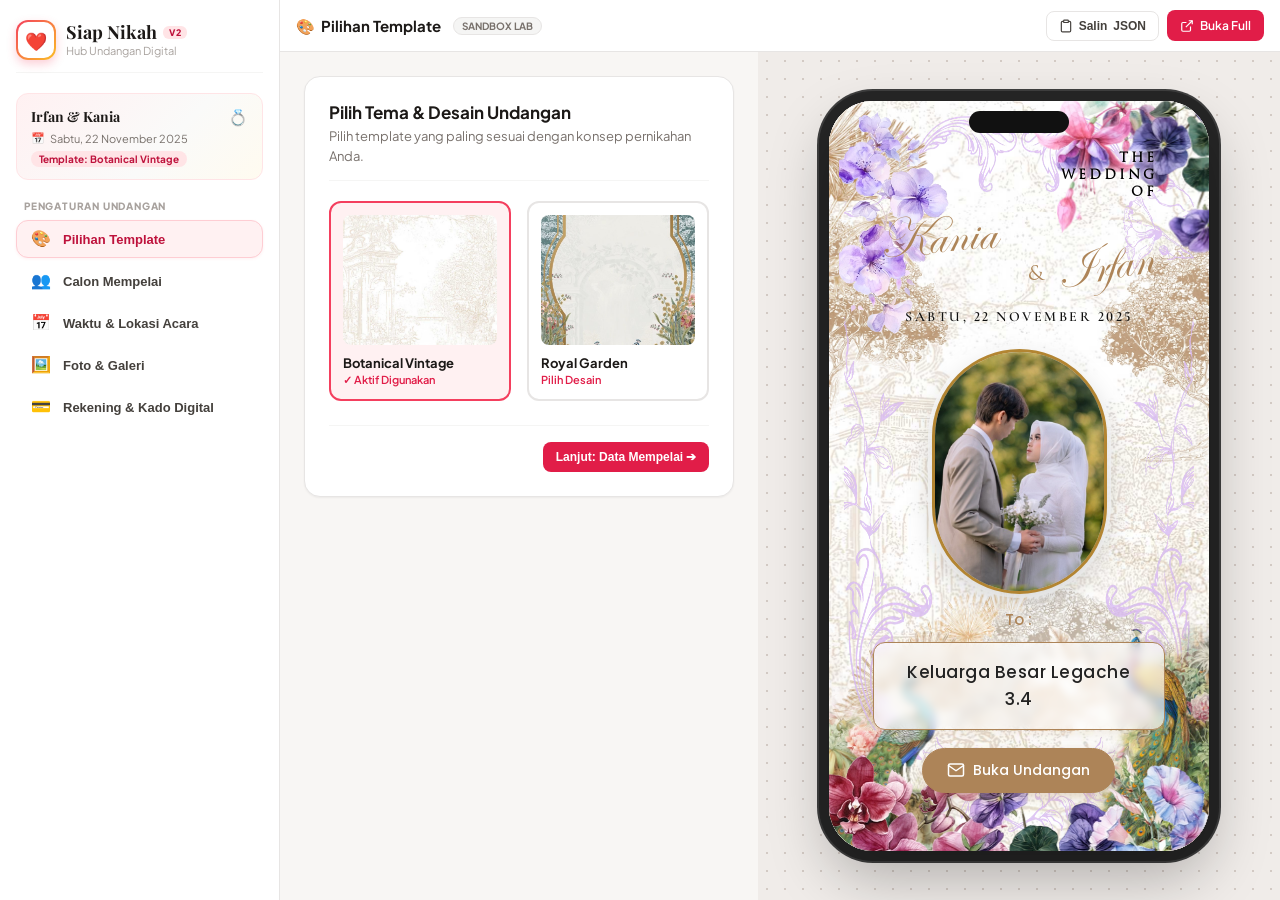
<file: builder.html>
<!DOCTYPE html>
<html lang="id">
<head>
  <meta charset="UTF-8">
  <meta name="viewport" content="width=device-width, initial-scale=1.0, maximum-scale=1.0, user-scalable=no">
  <title>Siap Nikah • Hub &amp; Smart Builder Undangan Digital</title>
  
  <!-- Favicon -->
  <link rel="icon" href="assets/images/cropped-Kipa-Invitation-Jasa-Undangan-Website-Digital-Murah-Premium-terbaik-d-32x32.png" sizes="32x32">
  
  <!-- Google Fonts: Plus Jakarta Sans & Playfair Display -->
  <link rel="preconnect" href="https://fonts.googleapis.com">
  <link rel="preconnect" href="https://fonts.gstatic.com" crossorigin>
  <link href="https://fonts.googleapis.com/css2?family=Plus+Jakarta+Sans:wght@400;500;600;700;800&family=Playfair+Display:ital,wght@0,600;0,700;1,600&display=swap" rel="stylesheet">
  
  <style>
    :root {
      --rose-50: #fff1f2;
      --rose-100: #ffe4e6;
      --rose-200: #fecdd3;
      --rose-400: #fb7185;
      --rose-500: #f43f5e;
      --rose-600: #e11d48;
      --rose-700: #be123c;
      
      --amber-400: #fbbf24;
      --amber-500: #f59e0b;
      
      --stone-50: #fafaf9;
      --stone-100: #f5f5f4;
      --stone-200: #e7e5e4;
      --stone-300: #d6d3d1;
      --stone-400: #a8a29e;
      --stone-500: #78716c;
      --stone-700: #44403c;
      --stone-800: #292524;
      --stone-900: #1c1917;
      
      --primary: var(--rose-600);
      --primary-hover: var(--rose-700);
      --border: var(--stone-200);
      --bg-body: #f8f6f4;
      --bg-surface: #ffffff;
      
      --radius-sm: 8px;
      --radius-md: 12px;
      --radius-lg: 16px;
      --radius-xl: 24px;
      
      --shadow-sm: 0 1px 2px rgba(0, 0, 0, 0.05);
      --shadow-md: 0 4px 12px rgba(0, 0, 0, 0.06);
      --shadow-lg: 0 12px 32px rgba(0, 0, 0, 0.1);
    }

    * {
      box-sizing: border-box;
      margin: 0;
      padding: 0;
      -webkit-tap-highlight-color: transparent;
    }

    html, body {
      width: 100%;
      max-width: 100vw;
      overflow-x: hidden;
      font-family: 'Plus Jakarta Sans', sans-serif;
      background-color: var(--bg-body);
      color: var(--stone-900);
      height: 100%;
    }

    /* Outer Layout */
    .app-root {
      display: flex;
      height: 100vh;
      width: 100%;
      overflow: hidden;
      position: relative;
    }

    /* =========================================================================
       SIDEBAR (Inspired by Siap Nikah Sidebar.jsx)
       ========================================================================= */
    .sidebar-backdrop {
      display: none;
      position: fixed;
      inset: 0;
      background: rgba(28, 25, 23, 0.45);
      backdrop-filter: blur(2px);
      z-index: 1000;
      opacity: 0;
      transition: opacity 0.25s ease;
    }

    .sidebar-backdrop.active {
      display: block;
      opacity: 1;
    }

    .sidebar {
      width: 280px;
      height: 100%;
      background: var(--bg-surface);
      border-right: 1px solid var(--border);
      display: flex;
      flex-direction: column;
      justify-content: space-between;
      flex-shrink: 0;
      z-index: 1001;
      transition: transform 0.3s cubic-bezier(0.16, 1, 0.3, 1);
    }

    .sidebar-top {
      padding: 20px 16px 12px;
      overflow-y: auto;
      flex: 1;
    }

    /* Brand Header */
    .sidebar-brand {
      display: flex;
      align-items: center;
      justify-content: space-between;
      margin-bottom: 20px;
      padding-bottom: 12px;
      border-bottom: 1px solid var(--stone-100);
    }

    .brand-logo-wrap {
      display: flex;
      align-items: center;
      gap: 10px;
      text-decoration: none;
      color: inherit;
    }

    .brand-icon-box {
      width: 40px;
      height: 40px;
      border-radius: var(--radius-md);
      background: linear-gradient(135deg, var(--rose-500), var(--amber-400));
      padding: 2px;
      display: flex;
      align-items: center;
      justify-content: center;
      box-shadow: 0 4px 10px rgba(244, 63, 94, 0.25);
    }

    .brand-icon-inner {
      width: 100%;
      height: 100%;
      background: #ffffff;
      border-radius: 10px;
      display: flex;
      align-items: center;
      justify-content: center;
      font-size: 18px;
    }

    .brand-text-title {
      font-family: 'Playfair Display', Georgia, serif;
      font-weight: 700;
      font-size: 18px;
      color: var(--stone-900);
      line-height: 1.1;
      display: flex;
      align-items: center;
      gap: 6px;
    }

    .brand-version-badge {
      font-family: 'Plus Jakarta Sans', sans-serif;
      font-size: 9px;
      font-weight: 800;
      text-transform: uppercase;
      padding: 2px 6px;
      border-radius: 6px;
      background: var(--rose-100);
      color: var(--rose-700);
      letter-spacing: 0.5px;
    }

    .brand-text-sub {
      font-size: 11px;
      color: var(--stone-400);
      margin-top: 2px;
    }

    .sidebar-close-btn {
      display: none;
      background: none;
      border: none;
      padding: 6px;
      border-radius: var(--radius-sm);
      color: var(--stone-400);
      cursor: pointer;
    }

    .sidebar-close-btn:hover {
      background: var(--stone-100);
      color: var(--stone-700);
    }

    /* Couple Profile Card in Sidebar */
    .sidebar-couple-card {
      background: linear-gradient(135deg, var(--rose-50) 0%, var(--stone-50) 60%, #fffbf0 100%);
      border: 1px solid var(--rose-100);
      border-radius: var(--radius-md);
      padding: 12px 14px;
      margin-bottom: 20px;
    }

    .couple-card-top {
      display: flex;
      align-items: center;
      justify-content: space-between;
      margin-bottom: 4px;
    }

    .couple-card-title {
      font-family: 'Playfair Display', serif;
      font-size: 14px;
      font-weight: 700;
      color: var(--stone-900);
      white-space: nowrap;
      overflow: hidden;
      text-overflow: ellipsis;
      max-width: 190px;
    }

    .couple-card-date {
      display: flex;
      align-items: center;
      gap: 5px;
      font-size: 11px;
      color: var(--stone-500);
    }

    .couple-badge-status {
      display: inline-block;
      margin-top: 6px;
      font-size: 10px;
      font-weight: 700;
      color: var(--rose-700);
      background: var(--rose-100);
      padding: 2px 8px;
      border-radius: 12px;
    }

    /* Navigation Menu */
    .nav-section-label {
      font-size: 10px;
      font-weight: 800;
      letter-spacing: 0.8px;
      text-transform: uppercase;
      color: var(--stone-400);
      padding: 0 8px;
      margin-bottom: 8px;
    }

    .nav-list {
      display: flex;
      flex-direction: column;
      gap: 4px;
      list-style: none;
    }

    .nav-item-btn {
      width: 100%;
      display: flex;
      align-items: center;
      gap: 12px;
      padding: 10px 14px;
      border-radius: var(--radius-md);
      border: 1px solid transparent;
      background: transparent;
      color: var(--stone-700);
      font-size: 13px;
      font-weight: 600;
      text-align: left;
      cursor: pointer;
      transition: all 0.2s ease;
    }

    .nav-item-btn:hover {
      background: var(--stone-100);
      color: var(--stone-900);
    }

    .nav-item-btn.active {
      background: var(--rose-50);
      color: var(--rose-700);
      border-color: var(--rose-200);
      font-weight: 700;
      box-shadow: 0 1px 3px rgba(244, 63, 94, 0.08);
    }

    .nav-icon {
      font-size: 16px;
      line-height: 1;
      width: 20px;
      text-align: center;
    }

    /* Sidebar Footer */
    .sidebar-bottom {
      padding: 14px 16px;
      border-top: 1px solid var(--stone-100);
      background: var(--stone-50);
    }

    .storage-shield-card {
      display: flex;
      align-items: center;
      gap: 8px;
      background: #ecfdf5;
      border: 1px solid #a7f3d0;
      border-radius: var(--radius-sm);
      padding: 8px 10px;
      font-size: 11px;
      color: #065f46;
      font-weight: 600;
    }

    /* =========================================================================
       MAIN CONTENT CONTAINER
       ========================================================================= */
    .main-wrapper {
      flex: 1;
      display: flex;
      flex-direction: column;
      height: 100%;
      overflow: hidden;
      background: var(--bg-body);
    }

    /* Top Bar Header */
    .top-header {
      background: var(--bg-surface);
      border-bottom: 1px solid var(--border);
      padding: 10px 16px;
      display: flex;
      align-items: center;
      justify-content: space-between;
      flex-shrink: 0;
      z-index: 50;
    }

    .top-header-left {
      display: flex;
      align-items: center;
      gap: 12px;
    }

    .menu-toggle-btn {
      display: none;
      background: var(--stone-100);
      border: 1px solid var(--border);
      color: var(--stone-800);
      padding: 8px;
      border-radius: var(--radius-sm);
      cursor: pointer;
      align-items: center;
      justify-content: center;
    }

    .menu-toggle-btn:hover {
      background: var(--stone-200);
    }

    .current-tab-title {
      font-size: 15px;
      font-weight: 700;
      color: var(--stone-900);
      display: flex;
      align-items: center;
      gap: 6px;
    }

    .hub-badge {
      font-size: 10px;
      font-weight: 700;
      background: var(--stone-100);
      color: var(--stone-500);
      border: 1px solid var(--stone-200);
      padding: 2px 8px;
      border-radius: 12px;
      text-transform: uppercase;
    }

    .top-header-right {
      display: flex;
      align-items: center;
      gap: 8px;
    }

    .btn {
      display: inline-flex;
      align-items: center;
      gap: 6px;
      padding: 7px 12px;
      border-radius: var(--radius-sm);
      font-size: 12px;
      font-weight: 600;
      cursor: pointer;
      text-decoration: none;
      transition: all 0.2s ease;
      border: 1px solid transparent;
      white-space: nowrap;
    }

    .btn-secondary {
      background: #ffffff;
      border-color: var(--border);
      color: var(--stone-700);
    }

    .btn-secondary:hover {
      background: var(--stone-100);
      color: var(--stone-900);
    }

    .btn-primary {
      background: var(--rose-600);
      color: #ffffff;
    }

    .btn-primary:hover {
      background: var(--rose-700);
    }

    /* Mobile Segmented Toggle (Forms vs Preview) */
    .mobile-tab-toggle {
      display: none;
      background: #ffffff;
      border-bottom: 1px solid var(--border);
      padding: 8px 12px;
    }

    .toggle-pill-wrap {
      display: flex;
      background: var(--stone-100);
      border-radius: var(--radius-md);
      padding: 3px;
      gap: 3px;
      width: 100%;
    }

    .toggle-pill-btn {
      flex: 1;
      padding: 8px 12px;
      border: none;
      background: transparent;
      border-radius: 9px;
      font-size: 12px;
      font-weight: 600;
      color: var(--stone-500);
      cursor: pointer;
      transition: all 0.2s;
      display: flex;
      align-items: center;
      justify-content: center;
      gap: 6px;
    }

    .toggle-pill-btn.active {
      background: #ffffff;
      color: var(--rose-600);
      font-weight: 700;
      box-shadow: 0 2px 6px rgba(0,0,0,0.06);
    }

    /* Content Split: Form on Middle, Phone Simulator on Right */
    .workspace-area {
      flex: 1;
      display: flex;
      height: calc(100vh - 58px);
      overflow: hidden;
    }

    /* Form Panel */
    .form-scroll-panel {
      flex: 1;
      overflow-y: auto;
      padding: 24px;
      display: flex;
      flex-direction: column;
      align-items: center;
    }

    .form-card {
      width: 100%;
      max-width: 680px;
      background: var(--bg-surface);
      border: 1px solid var(--border);
      border-radius: var(--radius-lg);
      padding: 24px;
      box-shadow: var(--shadow-sm);
    }

    .section-header {
      margin-bottom: 20px;
      padding-bottom: 14px;
      border-bottom: 1px solid var(--stone-100);
    }

    .section-title {
      font-size: 17px;
      font-weight: 700;
      color: var(--stone-900);
      margin-bottom: 4px;
    }

    .section-desc {
      font-size: 13px;
      color: var(--stone-500);
      line-height: 1.5;
    }

    /* Form Fields */
    .form-grid {
      display: grid;
      grid-template-columns: 1fr 1fr;
      gap: 16px;
      margin-bottom: 16px;
    }

    .form-group {
      margin-bottom: 16px;
    }

    .form-group.full {
      grid-column: span 2;
    }

    label {
      display: block;
      font-size: 11px;
      font-weight: 700;
      text-transform: uppercase;
      letter-spacing: 0.5px;
      color: var(--stone-500);
      margin-bottom: 6px;
    }

    input[type="text"],
    textarea,
    select {
      width: 100%;
      padding: 10px 14px;
      border: 1px solid var(--border);
      border-radius: var(--radius-sm);
      font-size: 14px;
      font-family: inherit;
      color: var(--stone-900);
      background: #ffffff;
      outline: none;
      transition: all 0.2s ease;
      box-sizing: border-box;
    }

    input:focus,
    textarea:focus,
    select:focus {
      border-color: var(--rose-500);
      box-shadow: 0 0 0 3px rgba(244, 63, 94, 0.12);
    }

    .sub-heading {
      font-size: 14px;
      font-weight: 700;
      color: var(--rose-600);
      margin: 20px 0 12px;
      display: flex;
      align-items: center;
      gap: 6px;
    }

    /* Template Cards */
    .template-grid {
      display: grid;
      grid-template-columns: 1fr 1fr;
      gap: 16px;
    }

    .template-card {
      border: 2px solid var(--border);
      border-radius: var(--radius-md);
      padding: 12px;
      cursor: pointer;
      background: #ffffff;
      transition: all 0.2s ease;
    }

    .template-card.active {
      border-color: var(--rose-500);
      background: var(--rose-50);
    }

    .template-thumb {
      width: 100%;
      height: 130px;
      border-radius: var(--radius-sm);
      object-fit: cover;
      margin-bottom: 10px;
      background: var(--stone-100);
      display: block;
    }

    .template-name {
      font-size: 13px;
      font-weight: 700;
      color: var(--stone-900);
    }

    .template-status {
      font-size: 11px;
      color: var(--rose-600);
      font-weight: 600;
      margin-top: 2px;
    }

    /* Auto-WebP Compressor Box */
    .compressor-dropzone {
      border: 2px dashed var(--rose-400);
      background: var(--rose-50);
      border-radius: var(--radius-md);
      padding: 24px 16px;
      text-align: center;
      cursor: pointer;
      transition: all 0.2s;
      margin-bottom: 16px;
    }

    .compressor-dropzone:hover {
      background: #ffe4e6;
    }

    .compressor-icon {
      width: 40px;
      height: 40px;
      fill: var(--rose-500);
      margin: 0 auto 8px;
    }

    .compressor-title {
      font-size: 14px;
      font-weight: 700;
      color: var(--rose-700);
      margin-bottom: 4px;
    }

    .compressor-subtitle {
      font-size: 12px;
      color: var(--stone-500);
    }

    .savings-banner {
      background: #ecfdf5;
      border: 1px solid #a7f3d0;
      border-radius: var(--radius-sm);
      padding: 10px 14px;
      margin-bottom: 14px;
      display: flex;
      align-items: center;
      justify-content: space-between;
      font-size: 12px;
      color: #065f46;
      font-weight: 600;
    }

    .gallery-preview-grid {
      display: grid;
      grid-template-columns: repeat(4, 1fr);
      gap: 8px;
      margin-top: 12px;
    }

    .gallery-preview-item {
      position: relative;
      border-radius: var(--radius-sm);
      overflow: hidden;
      aspect-ratio: 1 / 1;
      border: 1px solid var(--border);
      background: #ffffff;
    }

    .gallery-preview-item img {
      width: 100%;
      height: 100%;
      object-fit: cover;
      display: block;
    }

    .gallery-delete-btn {
      position: absolute;
      top: 4px;
      right: 4px;
      width: 24px;
      height: 24px;
      border-radius: 50%;
      background: rgba(220, 38, 38, 0.9);
      color: #ffffff;
      border: none;
      display: flex;
      align-items: center;
      justify-content: center;
      cursor: pointer;
      font-size: 13px;
      font-weight: 700;
      line-height: 1;
      box-shadow: 0 2px 6px rgba(0, 0, 0, 0.3);
      z-index: 2;
    }

    .gallery-delete-btn:hover {
      background: #b91c1c;
      transform: scale(1.1);
    }

    /* Tab panels visibility */
    .tab-section {
      display: none;
    }

    .tab-section.active {
      display: block;
    }

    /* Bottom Tab Navigation Buttons (Prev / Next Step) */
    .step-actions {
      display: flex;
      align-items: center;
      justify-content: space-between;
      margin-top: 24px;
      padding-top: 16px;
      border-top: 1px solid var(--stone-100);
    }

    /* Phone Simulator Panel (Right) */
    .phone-preview-panel {
      flex: 1.1;
      background: #f0ece9;
      background-image: radial-gradient(#d3cac4 1px, transparent 1px);
      background-size: 18px 18px;
      display: flex;
      flex-direction: column;
      align-items: center;
      justify-content: center;
      padding: 24px;
      position: relative;
      overflow-y: auto;
    }

    .phone-simulator-frame {
      width: 380px;
      height: 750px;
      background: #111111;
      border-radius: 44px;
      box-shadow: 0 25px 60px rgba(0, 0, 0, 0.28), 0 0 0 10px #262626, 0 0 0 12px #3f3f3f;
      position: relative;
      overflow: hidden;
      display: flex;
      flex-direction: column;
    }

    .phone-island {
      width: 100px;
      height: 22px;
      background: #111111;
      position: absolute;
      top: 10px;
      left: 50%;
      transform: translateX(-50%);
      border-radius: 12px;
      z-index: 50;
    }

    .preview-iframe {
      width: 100%;
      height: 100%;
      border: none;
      background: #ffffff;
    }

    /* Toast */
    .toast {
      position: fixed;
      bottom: 24px;
      right: 24px;
      background: var(--stone-900);
      color: #ffffff;
      padding: 10px 18px;
      border-radius: var(--radius-md);
      font-size: 13px;
      font-weight: 500;
      box-shadow: var(--shadow-lg);
      transform: translateY(100px);
      opacity: 0;
      transition: all 0.3s cubic-bezier(0.16, 1, 0.3, 1);
      z-index: 2000;
    }

    .toast.show {
      transform: translateY(0);
      opacity: 1;
    }

    /* =========================================================================
       RESPONSIVE RULES (Mobile & Tablet)
       ========================================================================= */
    @media (max-width: 1023px) {
      /* Show hamburger toggle & close button */
      .menu-toggle-btn {
        display: flex;
      }
      .sidebar-close-btn {
        display: block;
      }

      /* Sidebar turns into slide-over drawer */
      .sidebar {
        position: fixed;
        top: 0;
        left: 0;
        bottom: 0;
        transform: translateX(-100%);
        box-shadow: var(--shadow-lg);
      }

      .sidebar.open {
        transform: translateX(0);
      }

      /* Mobile Segmented Toggle */
      .mobile-tab-toggle {
        display: block;
      }

      /* Single Column workspace on mobile */
      .workspace-area {
        height: calc(100vh - 105px);
        position: relative;
      }

      .form-scroll-panel {
        padding: 14px 12px;
        width: 100%;
      }

      .form-card {
        padding: 16px;
        border-radius: var(--radius-md);
      }

      .form-grid {
        grid-template-columns: 1fr;
        gap: 12px;
      }

      .form-group.full {
        grid-column: span 1;
      }

      .gallery-preview-grid {
        grid-template-columns: repeat(3, 1fr);
      }

      /* Hide phone simulator by default on mobile, show when toggled */
      .phone-preview-panel {
        display: none;
        padding: 8px;
        width: 100%;
        height: 100%;
      }

      .phone-preview-panel.mobile-active {
        display: flex;
      }

      .form-scroll-panel.mobile-hidden {
        display: none;
      }

      .phone-simulator-frame {
        width: 100%;
        max-width: 375px;
        height: 100%;
        border-radius: 28px;
        box-shadow: none;
      }

      /* Header text shortening for narrow screens */
      .brand-text-sub {
        display: none;
      }
      .btn-text-long {
        display: none;
      }
    }

    /* Photo Upload Component */
    .photo-upload-row {
      display: flex;
      align-items: center;
      gap: 16px;
      padding: 12px;
      border: 1px dashed var(--border);
      border-radius: var(--radius-md);
      background: var(--stone-50);
      margin-bottom: 14px;
    }

    .photo-upload-thumb {
      width: 64px;
      height: 64px;
      border-radius: 50%;
      object-fit: cover;
      background: var(--stone-200);
      border: 2px solid #ffffff;
      box-shadow: var(--shadow-sm);
      flex-shrink: 0;
    }

    .hero-photo-thumb {
      width: 100px;
      height: 70px;
      border-radius: var(--radius-sm);
      object-fit: cover;
      background: var(--stone-200);
      border: 1px solid var(--border);
      flex-shrink: 0;
    }

    .photo-upload-info {
      flex: 1;
    }

    .photo-upload-title {
      font-size: 13px;
      font-weight: 700;
      color: var(--stone-900);
      margin-bottom: 2px;
    }

    .photo-upload-desc {
      font-size: 11px;
      color: var(--stone-500);
      line-height: 1.4;
      margin-bottom: 8px;
    }

    .photo-upload-actions {
      display: flex;
      gap: 8px;
      align-items: center;
    }

    .btn-upload-trigger {
      display: inline-flex;
      align-items: center;
      gap: 6px;
      padding: 6px 12px;
      border-radius: var(--radius-sm);
      background: var(--stone-100);
      border: 1px solid var(--border);
      color: var(--stone-800);
      font-size: 11px;
      font-weight: 600;
      cursor: pointer;
      transition: all 0.2s;
    }

    .btn-upload-trigger:hover {
      background: #ffffff;
      border-color: var(--rose-400);
      color: var(--rose-700);
    }

    .btn-remove-photo {
      background: none;
      border: none;
      color: #ef4444;
      font-size: 11px;
      font-weight: 600;
      cursor: pointer;
      padding: 4px 6px;
    }

    /* Guest Manager & WhatsApp Sharing */
    .guest-add-box {
      background: var(--stone-50);
      border: 1px solid var(--border);
      border-radius: var(--radius-md);
      padding: 16px;
      margin-bottom: 20px;
    }

    .guest-list-container {
      display: flex;
      flex-direction: column;
      gap: 10px;
      margin-top: 14px;
    }

    .guest-card-item {
      background: #ffffff;
      border: 1px solid var(--border);
      border-radius: var(--radius-md);
      padding: 14px;
      display: flex;
      flex-direction: column;
      gap: 10px;
      transition: all 0.2s;
    }

    .guest-card-item:hover {
      border-color: var(--rose-300);
      box-shadow: var(--shadow-sm);
    }

    .guest-card-header {
      display: flex;
      align-items: center;
      justify-content: space-between;
    }

    .guest-name-text {
      font-size: 14px;
      font-weight: 700;
      color: var(--stone-900);
      display: flex;
      align-items: center;
      gap: 6px;
    }

    .guest-phone-badge {
      font-size: 11px;
      color: var(--stone-500);
      background: var(--stone-100);
      padding: 2px 8px;
      border-radius: var(--radius-pill);
    }

    .guest-link-bar {
      font-size: 11px;
      color: var(--stone-600);
      background: var(--stone-50);
      padding: 6px 10px;
      border-radius: 6px;
      word-break: break-all;
      font-family: monospace;
      border: 1px solid var(--stone-200);
    }

    .guest-action-row {
      display: flex;
      align-items: center;
      gap: 8px;
      flex-wrap: wrap;
    }

    .btn-wa-send {
      display: inline-flex;
      align-items: center;
      gap: 6px;
      background: #25D366;
      color: #ffffff;
      border: none;
      border-radius: var(--radius-sm);
      padding: 6px 14px;
      font-size: 12px;
      font-weight: 700;
      cursor: pointer;
      text-decoration: none;
      transition: all 0.2s;
    }

    .btn-wa-send:hover {
      background: #1eb956;
      transform: translateY(-1px);
    }

    .btn-guest-action {
      display: inline-flex;
      align-items: center;
      gap: 4px;
      background: var(--stone-100);
      color: var(--stone-700);
      border: 1px solid var(--border);
      border-radius: var(--radius-sm);
      padding: 6px 10px;
      font-size: 11px;
      font-weight: 600;
      cursor: pointer;
      transition: all 0.2s;
    }

    .btn-guest-action:hover {
      background: #ffffff;
      color: var(--stone-900);
    }

    .btn-guest-del {
      margin-left: auto;
      background: none;
      border: none;
      color: #9ca3af;
      cursor: pointer;
      padding: 4px;
      border-radius: 4px;
    }

    .btn-guest-del:hover {
      color: #ef4444;
      background: #fee2e2;
    }

    /* Template WhatsApp Message */
    .wa-template-box {
      margin-bottom: 20px;
    }

    .wa-template-box textarea {
      font-size: 12px;
      line-height: 1.5;
      font-family: inherit;
    }

    @media (max-width: 480px) {
      .top-header {
        padding: 8px 12px;
      }
      .current-tab-title {
        font-size: 14px;
      }
      .hub-badge {
        display: none;
      }
    }
  </style>
</head>
<body>

  <!-- App Outer Layout -->
  <div class="app-root">

    <!-- Mobile Backdrop -->
    <div id="sidebar-backdrop" class="sidebar-backdrop"></div>

    <!-- 1. LEFT SIDEBAR (Siap Nikah Navigation Pattern) -->
    <aside id="sidebar" class="sidebar">
      
      <!-- Top Part: Brand + Couple Card + Menu -->
      <div class="sidebar-top">
        
        <!-- Brand Header -->
        <div class="sidebar-brand">
          <a href="builder.html" class="brand-logo-wrap">
            <div class="brand-icon-box">
              <div class="brand-icon-inner">❤️</div>
            </div>
            <div>
              <div class="brand-text-title">
                Siap Nikah
                <span class="brand-version-badge">v2</span>
              </div>
              <div class="brand-text-sub">Hub Undangan Digital</div>
            </div>
          </a>

          <!-- Mobile Close Button -->
          <button id="sidebar-close-btn" class="sidebar-close-btn" aria-label="Tutup Menu">
            <svg width="20" height="20" viewBox="0 0 24 24" fill="none" stroke="currentColor" stroke-width="2.2"><line x1="18" y1="6" x2="6" y2="18"></line><line x1="6" y1="6" x2="18" y2="18"></line></svg>
          </button>
        </div>

        <!-- Couple Card -->
        <div class="sidebar-couple-card">
          <div class="couple-card-top">
            <div id="sidebar-couple-name" class="couple-card-title">Irfan &amp; Kania</div>
            <span>💍</span>
          </div>
          <div class="couple-card-date">
            <span>📅</span>
            <span id="sidebar-wedding-date">22 November 2025</span>
          </div>
          <div class="couple-badge-status">Template: Botanical Vintage</div>
        </div>

        <!-- Navigation Sections -->
        <div class="nav-section-label">Pengaturan Undangan</div>
        <ul class="nav-list">
          <li>
            <button class="nav-item-btn active" data-target="tab-templates">
              <span class="nav-icon">🎨</span>
              <span>Pilihan Template</span>
            </button>
          </li>
          <li>
            <button class="nav-item-btn" data-target="tab-mempelai">
              <span class="nav-icon">👥</span>
              <span>Calon Mempelai</span>
            </button>
          </li>
          <li>
            <button class="nav-item-btn" data-target="tab-acara">
              <span class="nav-icon">📅</span>
              <span>Waktu &amp; Lokasi Acara</span>
            </button>
          </li>
          <li>
            <button class="nav-item-btn" data-target="tab-galeri">
              <span class="nav-icon">🖼️</span>
              <span>Foto &amp; Galeri</span>
            </button>
          </li>
          <li>
            <button class="nav-item-btn" data-target="tab-rekening">
              <span class="nav-icon">💳</span>
              <span>Rekening &amp; Kado Digital</span>
            </button>
          </li>
        </ul>
      </div>
    </aside>

    <!-- 2. MAIN WORKSPACE WRAPPER -->
    <div class="main-wrapper">

      <!-- Top Header -->
      <header class="top-header">
        <div class="top-header-left">
          <button id="menu-toggle-btn" class="menu-toggle-btn" aria-label="Buka Menu">
            <svg width="20" height="20" viewBox="0 0 24 24" fill="none" stroke="currentColor" stroke-width="2.2"><line x1="3" y1="12" x2="21" y2="12"></line><line x1="3" y1="6" x2="21" y2="6"></line><line x1="3" y1="18" x2="21" y2="18"></line></svg>
          </button>
          <div id="active-tab-indicator" class="current-tab-title">
            <span>🎨</span> Pilihan Template
          </div>
          <span class="hub-badge">Sandbox Lab</span>
        </div>

        <div class="top-header-right">
          <button id="btn-export-json" class="btn btn-secondary" title="Salin Konfigurasi JSON">
            <svg width="14" height="14" viewBox="0 0 24 24" fill="none" stroke="currentColor" stroke-width="2"><path d="M16 4h2a2 2 0 0 1 2 2v14a2 2 0 0 1-2 2H6a2 2 0 0 1-2-2V6a2 2 0 0 1 2-2h2"></path><rect x="8" y="2" width="8" height="4" rx="1" ry="1"></rect></svg>
            <span class="btn-text-long">Salin </span>JSON
          </button>

          <a href="index.html" target="_blank" class="btn btn-primary" title="Buka Pratinjau Fullscreen">
            <svg width="14" height="14" viewBox="0 0 24 24" fill="none" stroke="currentColor" stroke-width="2"><path d="M18 13v6a2 2 0 0 1-2 2H5a2 2 0 0 1-2-2V8a2 2 0 0 1 2-2h6"></path><polyline points="15 3 21 3 21 9"></polyline><line x1="10" y1="14" x2="21" y2="3"></line></svg>
            <span>Buka <span class="btn-text-long">Full</span></span>
          </a>
        </div>
      </header>

      <!-- Mobile Segmented Toggle (Edit vs Pratinjau) -->
      <div class="mobile-tab-toggle">
        <div class="toggle-pill-wrap">
          <button id="toggle-edit-mode" class="toggle-pill-btn active">
            <span>✏️</span> Edit Data
          </button>
          <button id="toggle-preview-mode" class="toggle-pill-btn">
            <span>📱</span> Lihat Pratinjau HP
          </button>
        </div>
      </div>

      <!-- Workspace Area: Forms & Simulator -->
      <div class="workspace-area">

        <!-- Form Scroll Panel -->
        <main id="form-panel" class="form-scroll-panel">
          <div class="form-card">

            <!-- TAB 1: Pilihan Template -->
            <section id="tab-templates" class="tab-section active">
              <div class="section-header">
                <h2 class="section-title">Pilih Tema &amp; Desain Undangan</h2>
                <p class="section-desc">Pilih template yang paling sesuai dengan konsep pernikahan Anda.</p>
              </div>

              <div class="template-grid">
                <div class="template-card active" data-template="index.html" data-name="Botanical Vintage">
                  <img src="assets/images/Art-8-bg-1.jpg" alt="Botanical Vintage" class="template-thumb">
                  <div class="template-name">Botanical Vintage</div>
                  <div class="template-status">✓ Aktif Digunakan</div>
                </div>

                <div class="template-card" data-template="template-royal-garden.html" data-name="Royal Garden">
                  <img src="assets/template2/VINT01-MOTION-FALLBACK-PII-1.jpg" alt="Royal Garden" class="template-thumb">
                  <div class="template-name">Royal Garden</div>
                  <div class="template-status">Pilih Desain</div>
                </div>
              </div>

              <div class="step-actions">
                <div></div>
                <button class="btn btn-primary next-step-btn" data-next="tab-mempelai">
                  Lanjut: Data Mempelai ➔
                </button>
              </div>
            </section>

            <!-- TAB 2: Calon Mempelai -->
            <section id="tab-mempelai" class="tab-section">
              <div class="section-header">
                <h2 class="section-title">Informasi Calon Mempelai</h2>
                <p class="section-desc">Sesuaikan nama lengkap, nama panggilan, orang tua, foto profil, dan media sosial kedua mempelai.</p>
              </div>

              <div class="sub-heading">👰 Mempelai Wanita</div>
              <div class="photo-upload-row">
                <img id="bride-photo-thumb" src="assets/images/41e.jpg" alt="Foto Mempelai Wanita" class="photo-upload-thumb">
                <div class="photo-upload-info">
                  <div class="photo-upload-title">Foto Mempelai Wanita</div>
                  <div class="photo-upload-desc">Foto profil mempelai wanita</div>
                  <div class="photo-upload-actions">
                    <input type="file" id="bride-photo-file" accept="image/*" style="display:none;">
                    <button type="button" id="btn-trigger-bride-photo" class="btn-upload-trigger">
                      📸 Pilih Foto
                    </button>
                    <button type="button" id="btn-remove-bride-photo" class="btn-remove-photo" style="display:none;">
                      Hapus
                    </button>
                  </div>
                </div>
              </div>

              <div class="form-grid">
                <div class="form-group">
                  <label>Nama Lengkap</label>
                  <input type="text" id="input-bride-name" value="Kania Safitri">
                </div>
                <div class="form-group">
                  <label>Nama Panggilan</label>
                  <input type="text" id="input-bride-nick" value="Kania">
                </div>
                <div class="form-group full">
                  <label>Putri dari (Orang Tua)</label>
                  <input type="text" id="input-bride-parents" value="Putri dari Bpk. Abbas">
                </div>
                <div class="form-group full">
                  <label>Username Instagram</label>
                  <input type="text" id="input-bride-ig" value="@kaniasafitri_">
                </div>
              </div>

              <div class="sub-heading">🤵 Mempelai Pria</div>
              <div class="photo-upload-row">
                <img id="groom-photo-thumb" src="assets/images/94c.jpg" alt="Foto Mempelai Pria" class="photo-upload-thumb">
                <div class="photo-upload-info">
                  <div class="photo-upload-title">Foto Mempelai Pria</div>
                  <div class="photo-upload-desc">Foto profil mempelai pria</div>
                  <div class="photo-upload-actions">
                    <input type="file" id="groom-photo-file" accept="image/*" style="display:none;">
                    <button type="button" id="btn-trigger-groom-photo" class="btn-upload-trigger">
                      📸 Pilih Foto
                    </button>
                    <button type="button" id="btn-remove-groom-photo" class="btn-remove-photo" style="display:none;">
                      Hapus
                    </button>
                  </div>
                </div>
              </div>

              <div class="form-grid">
                <div class="form-group">
                  <label>Nama Lengkap</label>
                  <input type="text" id="input-groom-name" value="Mohammad Irfan Maulana">
                </div>
                <div class="form-group">
                  <label>Nama Panggilan</label>
                  <input type="text" id="input-groom-nick" value="Irfan">
                </div>
                <div class="form-group full">
                  <label>Putra dari (Orang Tua)</label>
                  <input type="text" id="input-groom-parents" value="Putra dari Bpk. Cadmadi (alm.) & Ibu Toipah">
                </div>
                <div class="form-group full">
                  <label>Username Instagram</label>
                  <input type="text" id="input-groom-ig" value="@mohammadirfanmaulana">
                </div>
              </div>

              <div class="step-actions">
                <button class="btn btn-secondary prev-step-btn" data-prev="tab-templates">
                  ⬅ Kembali
                </button>
                <button class="btn btn-primary next-step-btn" data-next="tab-acara">
                  Lanjut: Waktu &amp; Lokasi ➔
                </button>
              </div>
            </section>

            <!-- TAB 3: Waktu & Lokasi Acara -->
            <section id="tab-acara" class="tab-section">
              <div class="section-header">
                <h2 class="section-title">Waktu &amp; Lokasi Acara</h2>
                <p class="section-desc">Atur jadwal pernikahan, countdown otomatis, gedung/tempat acara serta link Google Maps.</p>
              </div>

              <!-- Master Wedding Date & Countdown Anchor -->
              <div class="sub-heading">🗓️ Tanggal Pernikahan Utama (Cover &amp; Countdown)</div>
              <div class="form-grid">
                <div class="form-group">
                  <label>Pilih Kalender</label>
                  <input type="date" id="input-wedding-datepicker" value="2025-11-22">
                </div>
                <div class="form-group">
                  <label>Teks Tanggal Pernikahan</label>
                  <input type="text" id="input-wedding-date" value="Sabtu, 22 November 2025">
                </div>
              </div>

              <div class="sub-heading">💍 Akad Nikah</div>
              <div class="form-grid">
                <div class="form-group">
                  <label>Hari &amp; Tanggal</label>
                  <input type="text" id="input-akad-date" value="Sabtu, 22 November 2025">
                </div>
                <div class="form-group">
                  <label>Waktu / Jam</label>
                  <input type="text" id="input-akad-time" value="Pukul 07.30 WIB">
                </div>
                <div class="form-group full">
                  <label>Nama Tempat / Gedung</label>
                  <input type="text" id="input-akad-venue" value="The Newton Hotel Bandung">
                </div>
                <div class="form-group full">
                  <label>Alamat Lengkap / Jalan</label>
                  <input type="text" id="input-akad-address" value="Jl. R.E. Martadinata No. 223, Cihapit, Kec. Bandung Wetan, Kota Bandung">
                </div>
                <div class="form-group full">
                  <label>Link Google Maps</label>
                  <input type="text" id="input-akad-maps" value="https://maps.app.goo.gl/kNFfnaV5ggH7zYF58">
                </div>
              </div>

              <div class="sub-heading">🎉 Resepsi Pernikahan</div>
              <div class="form-grid">
                <div class="form-group">
                  <label>Hari &amp; Tanggal</label>
                  <input type="text" id="input-resepsi-date" value="Sabtu, 22 November 2025">
                </div>
                <div class="form-group">
                  <label>Waktu / Jam</label>
                  <input type="text" id="input-resepsi-time" value="Pukul 11.00 - 14.00 WIB">
                </div>
                <div class="form-group full">
                  <label>Nama Tempat / Gedung</label>
                  <input type="text" id="input-resepsi-venue" value="The Newton Hotel Bandung">
                </div>
                <div class="form-group full">
                  <label>Alamat Lengkap / Jalan</label>
                  <input type="text" id="input-resepsi-address" value="Jl. R.E. Martadinata No. 223, Cihapit, Kec. Bandung Wetan, Kota Bandung">
                </div>
                <div class="form-group full">
                  <label>Link Google Maps</label>
                  <input type="text" id="input-resepsi-maps" value="https://maps.app.goo.gl/kNFfnaV5ggH7zYF58">
                </div>
              </div>

              <div class="step-actions">
                <button class="btn btn-secondary prev-step-btn" data-prev="tab-mempelai">
                  ⬅ Kembali
                </button>
                <button class="btn btn-primary next-step-btn" data-next="tab-galeri">
                  Lanjut: Galeri Foto ➔
                </button>
              </div>
            </section>

            <!-- TAB 4: Galeri Foto -->
            <section id="tab-galeri" class="tab-section">
              <div class="section-header">
                <h2 class="section-title">Foto Utama &amp; Galeri</h2>
                <p class="section-desc">Unggah foto utama dan foto-foto momen bahagia Anda bersama pasangan.</p>
              </div>

              <!-- Main Photo -->
              <div class="sub-heading">✨ Foto Utama / Prewedding</div>
              <div class="photo-upload-row">
                <img id="hero-photo-thumb" src="assets/images/ZQI_0012.jpg" alt="Foto Utama" class="hero-photo-thumb">
                <div class="photo-upload-info">
                  <div class="photo-upload-title">Foto Utama / Prewedding</div>
                  <div class="photo-upload-desc">Tampil di sampul dan pembuka undangan Anda.</div>
                  <div class="photo-upload-actions">
                    <input type="file" id="hero-photo-file" accept="image/*" style="display:none;">
                    <button type="button" id="btn-trigger-hero-photo" class="btn-upload-trigger">
                      📸 Ganti Foto Utama
                    </button>
                    <button type="button" id="btn-reset-hero-photo" class="btn-remove-photo" style="display:none;">
                      Reset Default
                    </button>
                  </div>
                </div>
              </div>

              <!-- Additional Gallery Dropzone -->
              <div class="sub-heading">📷 Galeri Foto Prewedding Tambahan</div>
              <input type="file" id="file-uploader" accept="image/*" multiple style="display:none;">
              <div id="dropzone" class="compressor-dropzone">
                <svg class="compressor-icon" viewBox="0 0 24 24"><path d="M19.35 10.04C18.67 6.59 15.64 4 12 4 9.11 4 6.6 5.64 5.35 8.04 2.34 8.36 0 10.91 0 14c0 3.31 2.69 6 6 6h13c2.76 0 5-2.24 5-5 0-2.64-2.05-4.78-4.65-4.96zM14 13v4h-4v-4H7l5-5 5 5h-3z"/></svg>
                <div class="compressor-title">Sentuh atau Tarik Foto ke Sini</div>
                <div class="compressor-subtitle">Pilih foto dari galeri atau kamera HP Anda</div>
              </div>

              <!-- Gallery Grid -->
              <label>Pratinjau Foto Galeri Tambahan</label>
              <div id="gallery-preview-grid" class="gallery-preview-grid">
                <!-- Injected via JS -->
              </div>

              <div class="step-actions">
                <button class="btn btn-secondary prev-step-btn" data-prev="tab-acara">
                  ⬅ Kembali
                </button>
                <button class="btn btn-primary next-step-btn" data-next="tab-rekening">
                  Lanjut: Rekening &amp; Kado ➔
                </button>
              </div>
            </section>

            <!-- TAB 5: Rekening & Kado Digital -->
            <section id="tab-rekening" class="tab-section">
              <div class="section-header">
                <h2 class="section-title">Amplop Digital &amp; Pengiriman Kado</h2>
                <p class="section-desc">Atur nomor rekening transfer cashless dan alamat pengiriman kado fisik ke rumah pengantin.</p>
              </div>

              <div class="sub-heading">💳 Rekening Transfer Cashless</div>
              <div class="form-grid">
                <div class="form-group">
                  <label>Bank</label>
                  <select id="input-bank-name">
                    <option value="BCA" selected>BCA (Bank Central Asia)</option>
                    <option value="BSI">BSI (Bank Syariah Indonesia)</option>
                    <option value="Mandiri">Bank Mandiri</option>
                    <option value="BRI">BRI</option>
                    <option value="BNI">BNI</option>
                  </select>
                </div>
                <div class="form-group">
                  <label>Nomor Rekening</label>
                  <input type="text" id="input-bank-number" value="4372303623">
                </div>
                <div class="form-group full">
                  <label>Atas Nama Pemilik Rekening</label>
                  <input type="text" id="input-bank-holder" value="Kania Safitri">
                </div>
              </div>

              <div class="sub-heading">📦 Alamat Pengiriman Kado Fisik (Rumah Pengantin)</div>
              <div class="form-grid">
                <div class="form-group">
                  <label>Nama Penerima Kado</label>
                  <input type="text" id="input-gift-receiver" value="Kania Safitri">
                </div>
                <div class="form-group">
                  <label>No. HP / WhatsApp Penerima</label>
                  <input type="text" id="input-gift-phone" value="0812-3456-7890">
                </div>
                <div class="form-group full">
                  <label>Alamat Lengkap Pengiriman (Rumah/Kantor)</label>
                  <textarea id="input-gift-address" rows="3" placeholder="Contoh: Jl. Dahlia No. 18 RT 02/03, Kel. Pasir Impun, Kec. Mandalajati, Kota Bandung 40192">Jl. Dahlia No. 18 RT 02/03, Kel. Pasir Impun, Kec. Mandalajati, Kota Bandung 40192</textarea>
                </div>
                <div class="form-group full">
                  <label>Catatan Kurir / Panduan Lokasi (Opsional)</label>
                  <input type="text" id="input-gift-note" value="Pagar warna hitam, titip satpam jika rumah kosong">
                </div>
              </div>

              <div class="step-actions">
                <button class="btn btn-secondary prev-step-btn" data-prev="tab-galeri">
                  ⬅ Kembali
                </button>
                <button id="btn-save-finish" class="btn btn-primary">
                  💾 Simpan Desain Undangan
                </button>
              </div>
            </section>

          </div>
        </main>

        <!-- Phone Preview Simulator Panel (Right) -->
        <aside id="preview-panel" class="phone-preview-panel">
          <div class="phone-simulator-frame">
            <div class="phone-island"></div>
            <iframe id="preview-iframe" class="preview-iframe" src="index.html"></iframe>
          </div>
        </aside>

      </div>
    </div>
  </div>

  <!-- Toast Notification -->
  <div id="toast" class="toast">Konfigurasi berhasil disimpan!</div>

  <!-- JavaScript: Logic & Live Sync -->
  <script>
    // State Store
    const state = {
      bride: {
        name: 'Kania Safitri',
        nickname: 'Kania',
        parents: 'Putri dari Bpk. Abbas',
        instagram: '@kaniasafitri_',
        photo: null
      },
      groom: {
        name: 'Mohammad Irfan Maulana',
        nickname: 'Irfan',
        parents: 'Putra dari Bpk. Cadmadi (alm.) & Ibu Toipah',
        instagram: '@mohammadirfanmaulana',
        photo: null
      },
      weddingDate: 'Sabtu, 22 November 2025',
      weddingDateIso: '2025-11-22',
      weddingTimestamp: null,
      heroPhoto: null,
      akad: {
        date: 'Sabtu, 22 November 2025',
        time: 'Pukul 07.30 WIB',
        venue: 'The Newton Hotel Bandung',
        address: 'Jl. R.E. Martadinata No. 223, Cihapit, Kec. Bandung Wetan, Kota Bandung',
        maps: 'https://maps.app.goo.gl/kNFfnaV5ggH7zYF58'
      },
      resepsi: {
        date: 'Sabtu, 22 November 2025',
        time: 'Pukul 11.00 - 14.00 WIB',
        venue: 'The Newton Hotel Bandung',
        address: 'Jl. R.E. Martadinata No. 223, Cihapit, Kec. Bandung Wetan, Kota Bandung',
        maps: 'https://maps.app.goo.gl/kNFfnaV5ggH7zYF58'
      },
      bank: {
        name: 'BCA',
        number: '4372303623',
        holder: 'Kania Safitri'
      },
      gift: {
        receiver: 'Kania Safitri',
        phone: '0812-3456-7890',
        address: 'Jl. Dahlia No. 18 RT 02/03, Kel. Pasir Impun, Kec. Mandalajati, Kota Bandung 40192',
        note: 'Pagar warna hitam, titip satpam jika rumah kosong'
      },
      gallery: [],
      testGuest: 'Keluarga Besar Legache 3.4',
      guests: [
        { name: 'Keluarga Besar Legache 3.4', phone: '' },
        { name: 'Ocha Geniarsyah', phone: '' },
        { name: 'Bpk. Bambang & Istri', phone: '' }
      ],
      waTemplate: `Kepada Yth.\nBapak/Ibu/Saudara/i {nama}\n\nTanpa mengurangi rasa hormat, perkenankan kami mengundang Anda untuk menghadiri acara pernikahan kami:\n\n👰🤵 {mempelai}\n📅 {tanggal}\n\nUntuk rincian acara, lokasi, dan konfirmasi kehadiran, silakan buka link undangan digital berikut:\n👉 {link}\n\nMerupakan suatu kehormatan & kebahagiaan bagi kami apabila Anda berkenan hadir dan memberikan doa restu.\n\nTerima kasih.`,
      clearComments: false
    };

    // Deep merge helper
    function mergeDeep(target, source) {
      for (const key of Object.keys(source)) {
        if (source[key] && typeof source[key] === 'object' && !Array.isArray(source[key])) {
          if (!target[key]) target[key] = {};
          mergeDeep(target[key], source[key]);
        } else {
          target[key] = source[key];
        }
      }
    }

    // Load saved data if present
    try {
      const saved = localStorage.getItem('wedding_custom_data');
      if (saved) {
        mergeDeep(state, JSON.parse(saved));
        if (state.gallery && Array.isArray(state.gallery)) {
          state.gallery = Array.from(new Set(state.gallery)).filter(Boolean);
        }
      }
      const savedGuests = localStorage.getItem('wedding_guest_list');
      if (savedGuests) {
        state.guests = JSON.parse(savedGuests);
      }
    } catch(e) {}

    const iframe = document.getElementById('preview-iframe');

    // PostMessage to live invitation
    function syncPreview() {
      try {
        localStorage.setItem('wedding_custom_data', JSON.stringify(state));
        localStorage.setItem('wedding_guest_list', JSON.stringify(state.guests));
      } catch(e) {}

      if (iframe && iframe.contentWindow) {
        iframe.contentWindow.postMessage({
          type: 'UPDATE_INVITATION_DATA',
          payload: state
        }, '*');
      }

      // Update sidebar couple name & date
      const nameEl = document.getElementById('sidebar-couple-name');
      if (nameEl) {
        const groomShort = state.groom.nickname || state.groom.name.split(' ')[0];
        const brideShort = state.bride.nickname || state.bride.name.split(' ')[0];
        nameEl.textContent = `${groomShort} & ${brideShort}`;
      }
      const dateEl = document.getElementById('sidebar-wedding-date');
      if (dateEl) {
        dateEl.textContent = state.weddingDate;
      }
    }

    // Auto-respond when template finishes loading in iframe
    window.addEventListener('message', (event) => {
      if (event.data && event.data.type === 'TEMPLATE_READY') {
        syncPreview();
      }
    });

    // Format Date Helper
    function formatIndonesianDate(isoStr) {
      if (!isoStr) return '';
      const [year, month, day] = isoStr.split('-').map(Number);
      const d = new Date(year, month - 1, day);
      const days = ['Minggu', 'Senin', 'Selasa', 'Rabu', 'Kamis', 'Jumat', 'Sabtu'];
      const months = ['Januari', 'Februari', 'Maret', 'April', 'Mei', 'Juni', 'Juli', 'Agustus', 'September', 'Oktober', 'November', 'Desember'];
      return `${days[d.getDay()]}, ${day} ${months[month - 1]} ${year}`;
    }

    // =========================================================================
    // SIDEBAR & DRAWER NAVIGATION
    // =========================================================================
    const sidebar = document.getElementById('sidebar');
    const sidebarBackdrop = document.getElementById('sidebar-backdrop');
    const menuToggleBtn = document.getElementById('menu-toggle-btn');
    const sidebarCloseBtn = document.getElementById('sidebar-close-btn');
    const navItemBtns = document.querySelectorAll('.nav-item-btn');
    const tabSections = document.querySelectorAll('.tab-section');
    const activeTabIndicator = document.getElementById('active-tab-indicator');

    function openSidebar() {
      sidebar.classList.add('open');
      sidebarBackdrop.classList.add('active');
    }

    function closeSidebar() {
      sidebar.classList.remove('open');
      sidebarBackdrop.classList.remove('active');
    }

    if (menuToggleBtn) menuToggleBtn.addEventListener('click', openSidebar);
    if (sidebarCloseBtn) sidebarCloseBtn.addEventListener('click', closeSidebar);
    if (sidebarBackdrop) sidebarBackdrop.addEventListener('click', closeSidebar);

    function switchTab(targetId) {
      navItemBtns.forEach(btn => {
        if (btn.getAttribute('data-target') === targetId) {
          btn.classList.add('active');
          if (activeTabIndicator) {
            activeTabIndicator.innerHTML = `${btn.querySelector('.nav-icon').textContent} ${btn.querySelector('span:last-child').textContent}`;
          }
        } else {
          btn.classList.remove('active');
        }
      });

      tabSections.forEach(sec => {
        if (sec.id === targetId) {
          sec.classList.add('active');
        } else {
          sec.classList.remove('active');
        }
      });

      closeSidebar();
      if (window.innerWidth < 1024) {
        setMobileView('edit');
      }
      const formPanel = document.getElementById('form-panel');
      if (formPanel) formPanel.scrollTo({ top: 0, behavior: 'smooth' });
    }

    navItemBtns.forEach(btn => {
      btn.addEventListener('click', () => {
        const target = btn.getAttribute('data-target');
        switchTab(target);
      });
    });

    document.querySelectorAll('.next-step-btn').forEach(btn => {
      btn.addEventListener('click', () => {
        const nextId = btn.getAttribute('data-next');
        if (nextId) switchTab(nextId);
      });
    });

    document.querySelectorAll('.prev-step-btn').forEach(btn => {
      btn.addEventListener('click', () => {
        const prevId = btn.getAttribute('data-prev');
        if (prevId) switchTab(prevId);
      });
    });

    // =========================================================================
    // TEMPLATE SWITCHER (Botanical Vintage vs Royal Garden)
    // =========================================================================
    let activeTemplate = 'index.html';
    const templateCards = document.querySelectorAll('.template-card');
    const btnFullscreen = document.querySelector('a[title="Buka Pratinjau Fullscreen"]');
    const coupleBadgeStatus = document.querySelector('.couple-badge-status');

    templateCards.forEach(card => {
      card.addEventListener('click', () => {
        const tplFile = card.getAttribute('data-template');
        const tplName = card.getAttribute('data-name');
        if (!tplFile) return;

        templateCards.forEach(c => {
          c.classList.remove('active');
          const st = c.querySelector('.template-status');
          if (st) st.textContent = 'Pilih Desain';
        });

        card.classList.add('active');
        const activeSt = card.querySelector('.template-status');
        if (activeSt) activeSt.textContent = '✓ Aktif Digunakan';

        activeTemplate = tplFile;
        if (iframe) {
          iframe.src = tplFile;
          iframe.onload = () => {
            syncPreview();
          };
        }
        if (btnFullscreen) btnFullscreen.href = tplFile;
        if (coupleBadgeStatus) coupleBadgeStatus.textContent = `Template: ${tplName}`;
        
        showToast(`Beralih ke template: ${tplName}`);
        setTimeout(syncPreview, 300);
        setTimeout(syncPreview, 800);
        setTimeout(syncPreview, 1500);
      });
    });

    // =========================================================================
    // MOBILE VIEW SWITCHER (Edit Form vs Phone Preview)
    // =========================================================================
    const toggleEditMode = document.getElementById('toggle-edit-mode');
    const togglePreviewMode = document.getElementById('toggle-preview-mode');
    const formPanel = document.getElementById('form-panel');
    const previewPanel = document.getElementById('preview-panel');

    function setMobileView(mode) {
      if (mode === 'edit') {
        toggleEditMode.classList.add('active');
        togglePreviewMode.classList.remove('active');
        formPanel.classList.remove('mobile-hidden');
        previewPanel.classList.remove('mobile-active');
      } else {
        togglePreviewMode.classList.add('active');
        toggleEditMode.classList.remove('active');
        formPanel.classList.add('mobile-hidden');
        previewPanel.classList.add('mobile-active');
        syncPreview();
      }
    }

    if (toggleEditMode) toggleEditMode.addEventListener('click', () => setMobileView('edit'));
    if (togglePreviewMode) togglePreviewMode.addEventListener('click', () => setMobileView('preview'));

    // =========================================================================
    // FORM INPUT BINDINGS
    // =========================================================================
    function bindInput(id, callback) {
      const el = document.getElementById(id);
      if (el) {
        el.addEventListener('input', () => {
          callback(el.value);
          syncPreview();
        });
      }
    }

    // Bride
    bindInput('input-bride-name', val => state.bride.name = val);
    bindInput('input-bride-nick', val => state.bride.nickname = val);
    bindInput('input-bride-parents', val => state.bride.parents = val);
    bindInput('input-bride-ig', val => state.bride.instagram = val);

    // Groom
    bindInput('input-groom-name', val => state.groom.name = val);
    bindInput('input-groom-nick', val => state.groom.nickname = val);
    bindInput('input-groom-parents', val => state.groom.parents = val);
    bindInput('input-groom-ig', val => state.groom.instagram = val);

    // Master Wedding Date
    const datePickerEl = document.getElementById('input-wedding-datepicker');
    const weddingDateTextEl = document.getElementById('input-wedding-date');
    const akadDateEl = document.getElementById('input-akad-date');
    const resepsiDateEl = document.getElementById('input-resepsi-date');

    if (datePickerEl) {
      datePickerEl.addEventListener('change', () => {
        const iso = datePickerEl.value;
        state.weddingDateIso = iso;
        const formatted = formatIndonesianDate(iso);
        state.weddingDate = formatted;
        state.akad.date = formatted;
        state.resepsi.date = formatted;
        if (weddingDateTextEl) weddingDateTextEl.value = formatted;
        if (akadDateEl) akadDateEl.value = formatted;
        if (resepsiDateEl) resepsiDateEl.value = formatted;
        syncPreview();
      });
    }

    bindInput('input-wedding-date', val => {
      state.weddingDate = val;
      state.akad.date = val;
      state.resepsi.date = val;
      if (akadDateEl) akadDateEl.value = val;
      if (resepsiDateEl) resepsiDateEl.value = val;
    });

    // Akad & Resepsi
    bindInput('input-akad-date', val => {
      state.akad.date = val;
      state.weddingDate = val;
    });
    bindInput('input-akad-time', val => state.akad.time = val);
    bindInput('input-akad-venue', val => state.akad.venue = val);
    bindInput('input-akad-address', val => state.akad.address = val);
    bindInput('input-akad-maps', val => state.akad.maps = val);

    bindInput('input-resepsi-date', val => state.resepsi.date = val);
    bindInput('input-resepsi-time', val => state.resepsi.time = val);
    bindInput('input-resepsi-venue', val => state.resepsi.venue = val);
    bindInput('input-resepsi-address', val => state.resepsi.address = val);
    bindInput('input-resepsi-maps', val => state.resepsi.maps = val);

    // Bank
    bindInput('input-bank-name', val => state.bank.name = val);
    bindInput('input-bank-number', val => state.bank.number = val);
    bindInput('input-bank-holder', val => state.bank.holder = val);

    // Kado Fisik
    bindInput('input-gift-receiver', val => state.gift.receiver = val);
    bindInput('input-gift-phone', val => state.gift.phone = val);
    bindInput('input-gift-address', val => state.gift.address = val);
    bindInput('input-gift-note', val => state.gift.note = val);

    // WA Template
    const waTplEl = document.getElementById('input-wa-template');
    if (waTplEl) {
      waTplEl.value = state.waTemplate;
      waTplEl.addEventListener('input', () => {
        state.waTemplate = waTplEl.value;
        syncPreview();
      });
    }

    // Populate Initial Inputs from State
    function hydrateInputs() {
      const setV = (id, val) => {
        const el = document.getElementById(id);
        if (el && val !== undefined) el.value = val;
      };

      setV('input-bride-name', state.bride.name);
      setV('input-bride-nick', state.bride.nickname);
      setV('input-bride-parents', state.bride.parents);
      setV('input-bride-ig', state.bride.instagram);

      setV('input-groom-name', state.groom.name);
      setV('input-groom-nick', state.groom.nickname);
      setV('input-groom-parents', state.groom.parents);
      setV('input-groom-ig', state.groom.instagram);

      setV('input-wedding-date', state.weddingDate);
      if (state.weddingDateIso && datePickerEl) datePickerEl.value = state.weddingDateIso;

      setV('input-akad-date', state.akad.date);
      setV('input-akad-time', state.akad.time);
      setV('input-akad-venue', state.akad.venue);
      setV('input-akad-address', state.akad.address);
      setV('input-akad-maps', state.akad.maps);

      setV('input-resepsi-date', state.resepsi.date);
      setV('input-resepsi-time', state.resepsi.time);
      setV('input-resepsi-venue', state.resepsi.venue);
      setV('input-resepsi-address', state.resepsi.address);
      setV('input-resepsi-maps', state.resepsi.maps);

      setV('input-bank-name', state.bank.name);
      setV('input-bank-number', state.bank.number);
      setV('input-bank-holder', state.bank.holder);

      setV('input-gift-receiver', state.gift.receiver);
      setV('input-gift-phone', state.gift.phone);
      setV('input-gift-address', state.gift.address);
      setV('input-gift-note', state.gift.note);

      if (state.bride.photo) {
        document.getElementById('bride-photo-thumb').src = state.bride.photo;
        document.getElementById('btn-remove-bride-photo').style.display = 'inline-block';
      }
      if (state.groom.photo) {
        document.getElementById('groom-photo-thumb').src = state.groom.photo;
        document.getElementById('btn-remove-groom-photo').style.display = 'inline-block';
      }
      if (state.heroPhoto) {
        document.getElementById('hero-photo-thumb').src = state.heroPhoto;
        document.getElementById('btn-reset-hero-photo').style.display = 'inline-block';
      }
    }
    hydrateInputs();

    // =========================================================================
    // CLIENT-SIDE WEBP COMPRESSOR (Auto WebP ~100-150 KB)
    // =========================================================================
    function compressToWebP(file, maxWidth = 1080, quality = 0.8) {
      return new Promise((resolve, reject) => {
        const reader = new FileReader();
        reader.readAsDataURL(file);
        reader.onload = (e) => {
          const img = new Image();
          img.src = e.target.result;
          img.onload = () => {
            let width = img.width;
            let height = img.height;
            if (width > maxWidth) {
              height = Math.round((height * maxWidth) / width);
              width = maxWidth;
            }
            const canvas = document.createElement('canvas');
            canvas.width = width;
            canvas.height = height;
            const ctx = canvas.getContext('2d');
            ctx.drawImage(img, 0, 0, width, height);

            const webpDataUrl = canvas.toDataURL('image/webp', quality);
            const head = 'data:image/webp;base64,';
            const base64Len = webpDataUrl.length - head.length;
            const webpSize = Math.round((base64Len * 3) / 4);

            resolve({
              dataUrl: webpDataUrl,
              rawSize: file.size,
              webpSize: webpSize
            });
          };
          img.onerror = reject;
        };
        reader.onerror = reject;
      });
    }

    // Single Photo Uploader Binder
    function setupSingleUploader(triggerBtnId, fileInputId, thumbId, removeBtnId, onCompressed, onRemoved) {
      const triggerBtn = document.getElementById(triggerBtnId);
      const fileInput = document.getElementById(fileInputId);
      const thumb = document.getElementById(thumbId);
      const removeBtn = document.getElementById(removeBtnId);

      if (triggerBtn && fileInput) {
        triggerBtn.addEventListener('click', () => fileInput.click());
        fileInput.addEventListener('change', async (e) => {
          if (e.target.files && e.target.files[0]) {
            showToast('Mengunggah foto...');
            try {
              const res = await compressToWebP(e.target.files[0], 900, 0.82);
              thumb.src = res.dataUrl;
              if (removeBtn) removeBtn.style.display = 'inline-block';
              onCompressed(res.dataUrl);
              syncPreview();
              showToast('Foto berhasil diperbarui!');
            } catch(err) {
              console.error(err);
            }
          }
        });
      }

      if (removeBtn) {
        removeBtn.addEventListener('click', () => {
          onRemoved();
          removeBtn.style.display = 'none';
          syncPreview();
          showToast('Foto dikembalikan ke default.');
        });
      }
    }

    // Bride Photo
    setupSingleUploader(
      'btn-trigger-bride-photo', 'bride-photo-file', 'bride-photo-thumb', 'btn-remove-bride-photo',
      url => state.bride.photo = url,
      () => {
        state.bride.photo = null;
        document.getElementById('bride-photo-thumb').src = 'assets/images/41e.jpg';
      }
    );

    // Groom Photo
    setupSingleUploader(
      'btn-trigger-groom-photo', 'groom-photo-file', 'groom-photo-thumb', 'btn-remove-groom-photo',
      url => state.groom.photo = url,
      () => {
        state.groom.photo = null;
        document.getElementById('groom-photo-thumb').src = 'assets/images/94c.jpg';
      }
    );

    // Hero Main Prewedding Photo
    setupSingleUploader(
      'btn-trigger-hero-photo', 'hero-photo-file', 'hero-photo-thumb', 'btn-reset-hero-photo',
      url => state.heroPhoto = url,
      () => {
        state.heroPhoto = null;
        document.getElementById('hero-photo-thumb').src = 'assets/images/ZQI_0012.jpg';
      }
    );

    // Gallery Multiple Photos Dropzone
    const dropzone = document.getElementById('dropzone');
    const fileUploader = document.getElementById('file-uploader');
    const galleryGrid = document.getElementById('gallery-preview-grid');

    function renderGalleryThumbnails() {
      if (!galleryGrid) return;
      galleryGrid.innerHTML = '';
      if (!state.gallery || state.gallery.length === 0) {
        galleryGrid.innerHTML = '<div style="grid-column: 1 / -1; font-size:12px; color:var(--stone-400); font-style:italic; padding:6px 0;">Belum ada foto galeri tambahan yang diunggah.</div>';
        return;
      }

      state.gallery.forEach((url, idx) => {
        const card = document.createElement('div');
        card.className = 'gallery-preview-item';
        card.innerHTML = `
          <img src="${url}" alt="Foto Galeri ${idx + 1}">
          <button type="button" class="gallery-delete-btn" title="Hapus foto ini" data-index="${idx}">✕</button>
        `;
        const delBtn = card.querySelector('.gallery-delete-btn');
        delBtn.addEventListener('click', (e) => {
          e.stopPropagation();
          state.gallery.splice(idx, 1);
          renderGalleryThumbnails();
          syncPreview();
          showToast('Foto berhasil dihapus.');
        });
        galleryGrid.appendChild(card);
      });
    }

    async function handleImageFiles(files) {
      if (!files || files.length === 0) return;
      showToast(`Menambahkan ${files.length} foto ke galeri...`);
      let added = 0;
      for (let i = 0; i < files.length; i++) {
        const file = files[i];
        if (!file.type.startsWith('image/')) continue;
        try {
          const result = await compressToWebP(file);

          // Prevent duplicate photos
          if (!state.gallery.includes(result.dataUrl)) {
            state.gallery.push(result.dataUrl);
            added++;
            if (!state.heroPhoto && state.gallery.length === 1) {
              state.heroPhoto = result.dataUrl;
              document.getElementById('hero-photo-thumb').src = result.dataUrl;
              document.getElementById('btn-reset-hero-photo').style.display = 'inline-block';
            }
          }
        } catch(err) {
          console.error(err);
        }
      }

      if (fileUploader) fileUploader.value = '';
      renderGalleryThumbnails();
      syncPreview();
      if (added > 0) {
        showToast(`${added} foto berhasil ditambahkan ke galeri!`);
      } else {
        showToast('Foto sudah ada di galeri (tidak diduplikat).');
      }
    }

    if (dropzone && fileUploader) {
      dropzone.addEventListener('click', () => fileUploader.click());
      dropzone.addEventListener('dragover', (e) => {
        e.preventDefault();
        dropzone.style.background = '#ffe4e6';
      });
      dropzone.addEventListener('dragleave', () => dropzone.style.background = 'var(--rose-50)');
      dropzone.addEventListener('drop', (e) => {
        e.preventDefault();
        dropzone.style.background = 'var(--rose-50)';
        if (e.dataTransfer.files) handleImageFiles(e.dataTransfer.files);
      });
      fileUploader.addEventListener('change', (e) => {
        if (e.target.files) handleImageFiles(e.target.files);
      });
    }

    // Initial render of gallery thumbnails from loaded state
    renderGalleryThumbnails();

    // =========================================================================
    // TAB 6: SIMULASI TAMU (PRATINJAU DESAIN)
    // =========================================================================
    const inputTestGuest = document.getElementById('input-test-guest');
    const btnApplyTestGuest = document.getElementById('btn-apply-test-guest');

    if (inputTestGuest) {
      inputTestGuest.value = state.testGuest || 'Keluarga Besar Legache 3.4';
      inputTestGuest.addEventListener('input', (e) => {
        state.testGuest = e.target.value.trim() || 'Nama Tamu Undangan';
        syncPreview();
      });
    }

    if (btnApplyTestGuest && inputTestGuest) {
      btnApplyTestGuest.addEventListener('click', () => {
        const val = inputTestGuest.value.trim();
        state.testGuest = val || 'Nama Tamu Undangan';
        syncPreview();
        showToast(`Pratinjau sampul diperbarui untuk: ${state.testGuest}`);
        if (window.innerWidth < 1024) setMobileView('preview');
      });
    }

    document.querySelectorAll('.btn-quick-guest').forEach(btn => {
      btn.addEventListener('click', () => {
        const name = btn.getAttribute('data-name');
        if (inputTestGuest) inputTestGuest.value = name;
        state.testGuest = name;
        syncPreview();
        showToast(`Pratinjau sampul diset ke: ${name}`);
        if (window.innerWidth < 1024) setMobileView('preview');
      });
    });

    const guestListWrap = document.getElementById('guest-list-wrap');
    if (guestListWrap) {
    const guestCountEl = document.getElementById('guest-count');
    const inputGuestName = document.getElementById('input-new-guest-name');
    const inputGuestPhone = document.getElementById('input-new-guest-phone');
    const btnAddGuest = document.getElementById('btn-add-guest');

    function getBaseUrl() {
      const loc = window.location;
      const pathParts = loc.pathname.split('/');
      pathParts.pop(); // remove builder.html
      const dir = pathParts.join('/');
      return `${loc.origin}${dir}/${activeTemplate}`;
    }

    function generateGuestUrl(guestName) {
      const base = getBaseUrl();
      const q = encodeURIComponent(guestName.trim()).replace(/%20/g, '+');
      return `${base}?to=${q}`;
    }

    function composeWaMessage(guest) {
      const couple = `${state.bride.nickname || state.bride.name} & ${state.groom.nickname || state.groom.name}`;
      const url = generateGuestUrl(guest.name);
      return state.waTemplate
        .replace(/{nama}/g, guest.name)
        .replace(/{mempelai}/g, couple)
        .replace(/{tanggal}/g, state.weddingDate)
        .replace(/{link}/g, url);
    }

    function renderGuestList() {
      guestListWrap.innerHTML = '';
      guestCountEl.textContent = state.guests.length;

      if (state.guests.length === 0) {
        guestListWrap.innerHTML = `
          <div style="text-align:center; padding:24px; color:var(--stone-400); font-size:12px; border:1px dashed var(--border); border-radius:var(--radius-md);">
            Belum ada tamu di daftar. Ketik nama tamu di atas untuk mulai membuat link undangan.
          </div>
        `;
        return;
      }

      state.guests.forEach((g, idx) => {
        const item = document.createElement('div');
        item.className = 'guest-card-item';
        const personalUrl = generateGuestUrl(g.name);
        const waMsg = composeWaMessage(g);

        // Clean phone for wa.me
        let phoneClean = (g.phone || '').replace(/\D/g, '');
        if (phoneClean.startsWith('0')) phoneClean = '62' + phoneClean.slice(1);
        const waHref = phoneClean 
          ? `https://api.whatsapp.com/send?phone=${phoneClean}&text=${encodeURIComponent(waMsg)}`
          : `https://api.whatsapp.com/send?text=${encodeURIComponent(waMsg)}`;

        item.innerHTML = `
          <div class="guest-card-header">
            <span class="guest-name-text">
              👤 ${g.name}
            </span>
            ${g.phone ? `<span class="guest-phone-badge">📱 ${g.phone}</span>` : ''}
          </div>
          <div class="guest-link-bar">${personalUrl}</div>
          <div class="guest-action-row">
            <a href="${waHref}" target="_blank" class="btn-wa-send" title="Kirim via WhatsApp">
              <span>💬 Kirim WhatsApp</span>
            </a>
            <button type="button" class="btn-guest-action btn-copy-msg" data-msg="${encodeURIComponent(waMsg)}">
              📋 Salin Pesan
            </button>
            <button type="button" class="btn-guest-action btn-copy-link" data-url="${personalUrl}">
              🔗 Salin Link
            </button>
            <button type="button" class="btn-guest-action btn-preview-guest" data-name="${g.name}">
              👁️ Pratinjau
            </button>
            <button type="button" class="btn-guest-del" data-idx="${idx}" title="Hapus Tamu">
              🗑️
            </button>
          </div>
        `;
        guestListWrap.appendChild(item);
      });

      // Bind events
      guestListWrap.querySelectorAll('.btn-copy-msg').forEach(btn => {
        btn.addEventListener('click', () => {
          const msg = decodeURIComponent(btn.getAttribute('data-msg'));
          navigator.clipboard.writeText(msg).then(() => showToast('Pesan WhatsApp berhasil disalin!'));
        });
      });

      guestListWrap.querySelectorAll('.btn-copy-link').forEach(btn => {
        btn.addEventListener('click', () => {
          const url = btn.getAttribute('data-url');
          navigator.clipboard.writeText(url).then(() => showToast('Link undangan berhasil disalin!'));
        });
      });

      guestListWrap.querySelectorAll('.btn-preview-guest').forEach(btn => {
        btn.addEventListener('click', () => {
          const name = btn.getAttribute('data-name');
          state.testGuest = name;
          syncPreview();
          showToast(`Pratinjau tamu diubah ke: ${name}`);
          if (window.innerWidth < 1024) setMobileView('preview');
        });
      });

      guestListWrap.querySelectorAll('.btn-guest-del').forEach(btn => {
        btn.addEventListener('click', () => {
          const idx = parseInt(btn.getAttribute('data-idx'), 10);
          state.guests.splice(idx, 1);
          renderGuestList();
          syncPreview();
        });
      });
    }

    if (btnAddGuest && inputGuestName) {
      btnAddGuest.addEventListener('click', () => {
        const name = inputGuestName.value.trim();
        const phone = inputGuestPhone ? inputGuestPhone.value.trim() : '';
        if (!name) {
          showToast('Silakan masukkan nama tamu.');
          return;
        }
        state.guests.push({ name, phone });
        inputGuestName.value = '';
        if (inputGuestPhone) inputGuestPhone.value = '';
        renderGuestList();
        syncPreview();
        showToast(`Tamu "${name}" berhasil ditambahkan!`);
      });
    }
      renderGuestList();
    }

    // =========================================================================
    // BUKU TAMU / WISHES MANAGEMENT (Reset from zero / Demo)
    // =========================================================================
    const btnClearWishes = document.getElementById('btn-clear-wishes');
    const btnDemoWishes = document.getElementById('btn-demo-wishes');

    if (btnClearWishes) {
      btnClearWishes.addEventListener('click', () => {
        if (confirm('Kosongkan semua ucapan di buku tamu agar mulai dari nol (0 ucapan)?')) {
          state.clearComments = true;
          try {
            localStorage.removeItem('wedding_comments_royal');
            localStorage.removeItem('alni_raka_custom_wishes');
          } catch(e) {}
          syncPreview();
          showToast('Buku tamu berhasil dikosongkan (mulai dari nol)!');
        }
      });
    }

    if (btnDemoWishes) {
      btnDemoWishes.addEventListener('click', () => {
        state.clearComments = false;
        const sampleComments = [
          { author: 'Bunda Maulana dan keluarga', message: 'MasyaAllah Tabarakallah.. Selamat ya, Bismillah dilancarkan dan dimudahkan akad dan resepsinya, semoga sakinah mawaddah warrahmah.', status: 'Hadir', date: new Date().toISOString() },
          { author: 'Nadia dan suami', message: 'Barakallah! Ikut seneng banget akhirnya sah. Bahagia selalu till jannah yaa!', status: 'Hadir', date: new Date().toISOString() }
        ];
        try {
          localStorage.setItem('wedding_comments_royal', JSON.stringify(sampleComments));
        } catch(e) {}
        syncPreview();
        showToast('Ucapan contoh dimuat untuk simulasi!');
      });
    }

    // Save All button
    const btnSaveFinish = document.getElementById('btn-save-finish');
    if (btnSaveFinish) {
      btnSaveFinish.addEventListener('click', () => {
        syncPreview();
        showToast('Semua data berhasil disimpan & disinkronkan!');
      });
    }

    // Export JSON
    const btnExport = document.getElementById('btn-export-json');
    if (btnExport) {
      btnExport.addEventListener('click', () => {
        const jsonStr = JSON.stringify(state, null, 2);
        navigator.clipboard.writeText(jsonStr).then(() => {
          showToast('Konfigurasi JSON berhasil disalin!');
        }).catch(() => {
          showToast('Konfigurasi berhasil disimpan!');
        });
      });
    }

    function showToast(msg) {
      const toast = document.getElementById('toast');
      toast.textContent = msg;
      toast.classList.add('show');
      setTimeout(() => toast.classList.remove('show'), 2600);
    }

    // Initial sync on iframe load
    if (iframe) {
      iframe.addEventListener('load', () => {
        setTimeout(syncPreview, 300);
      });
    }
  </script>
</body>
</html>
</file>
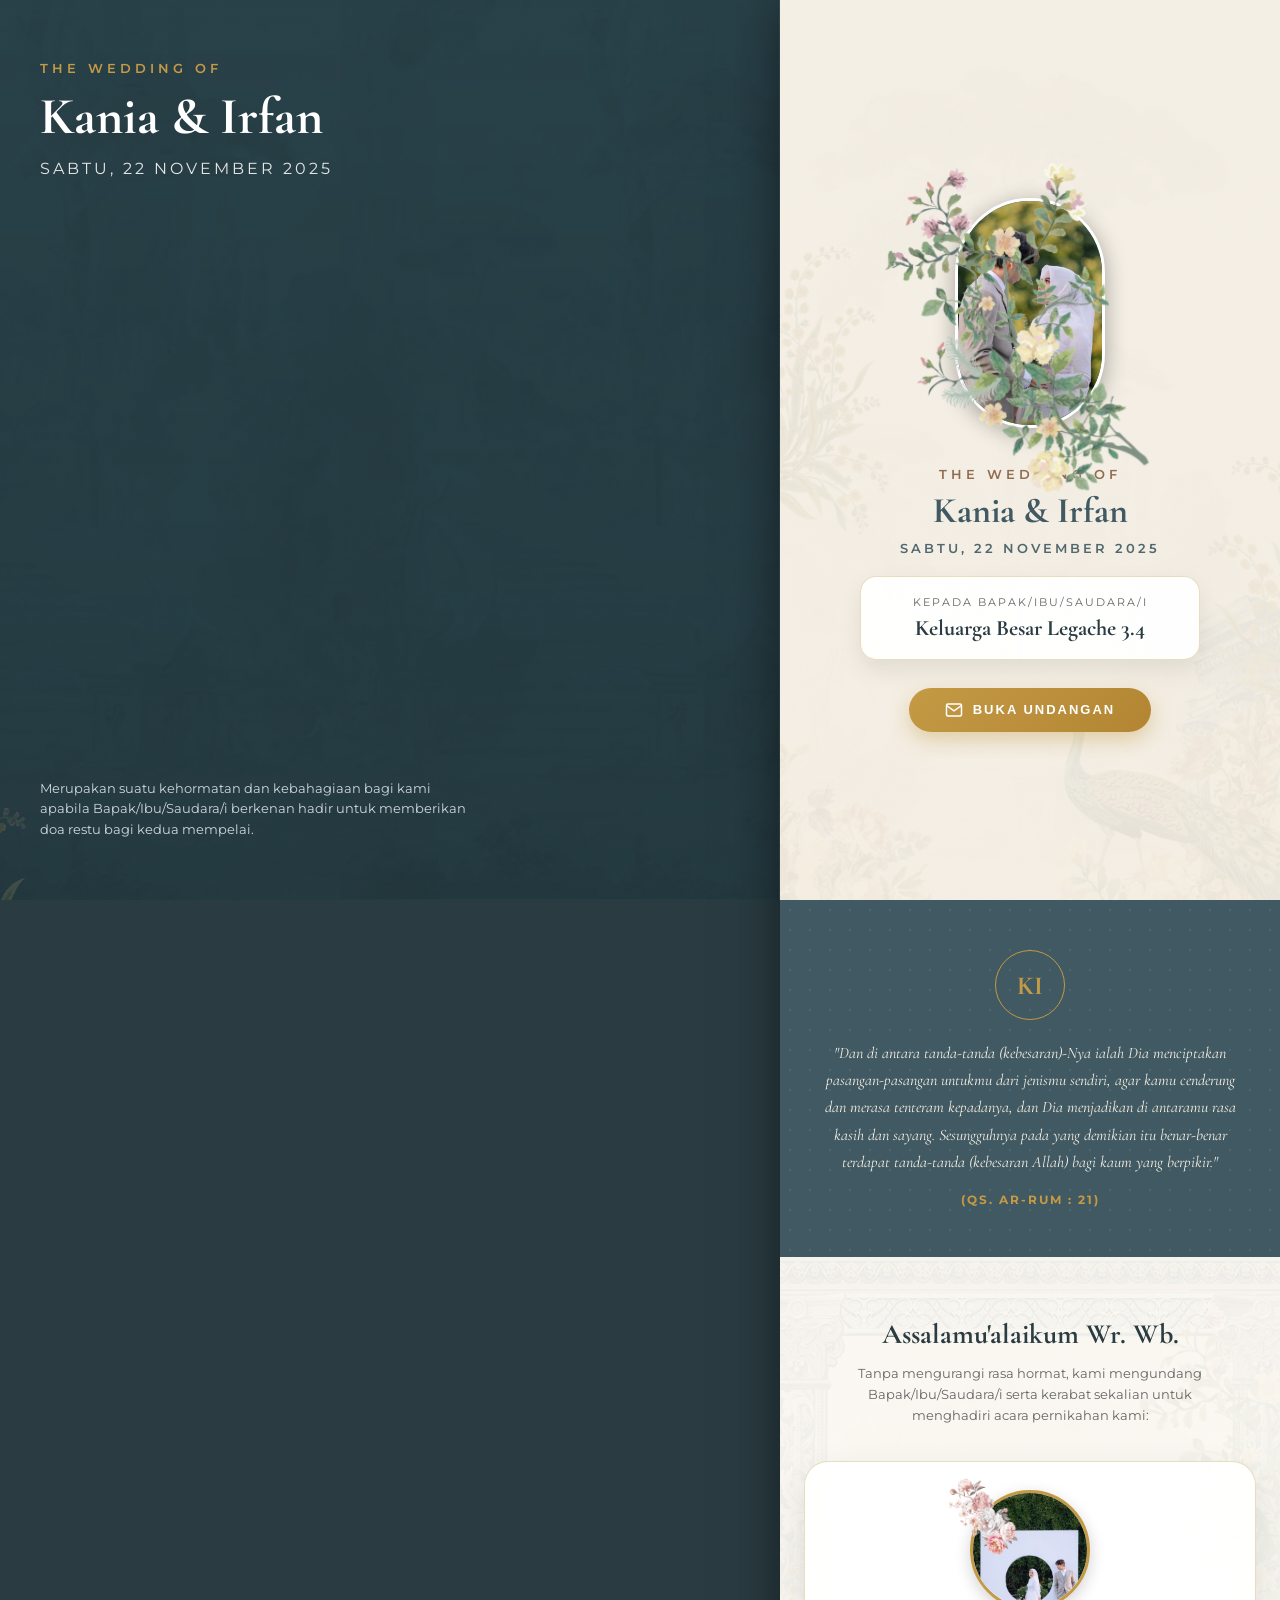
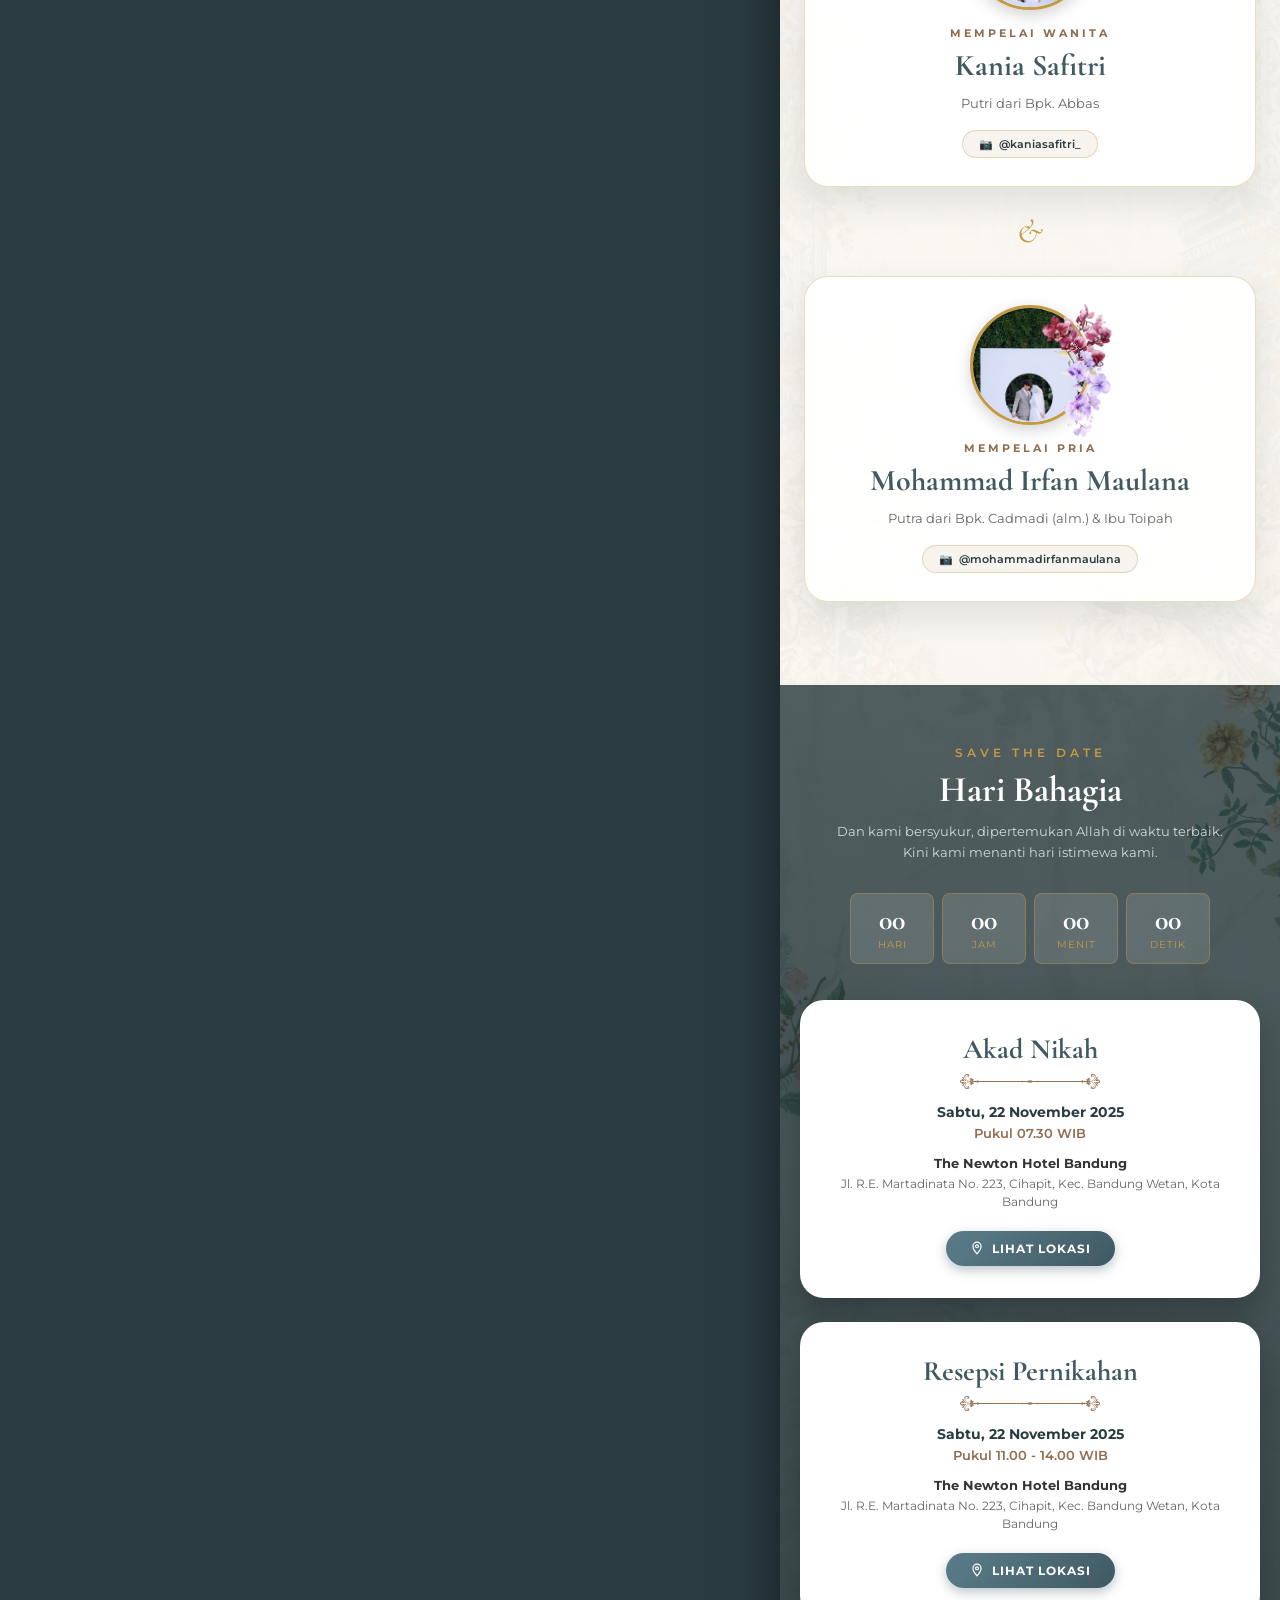
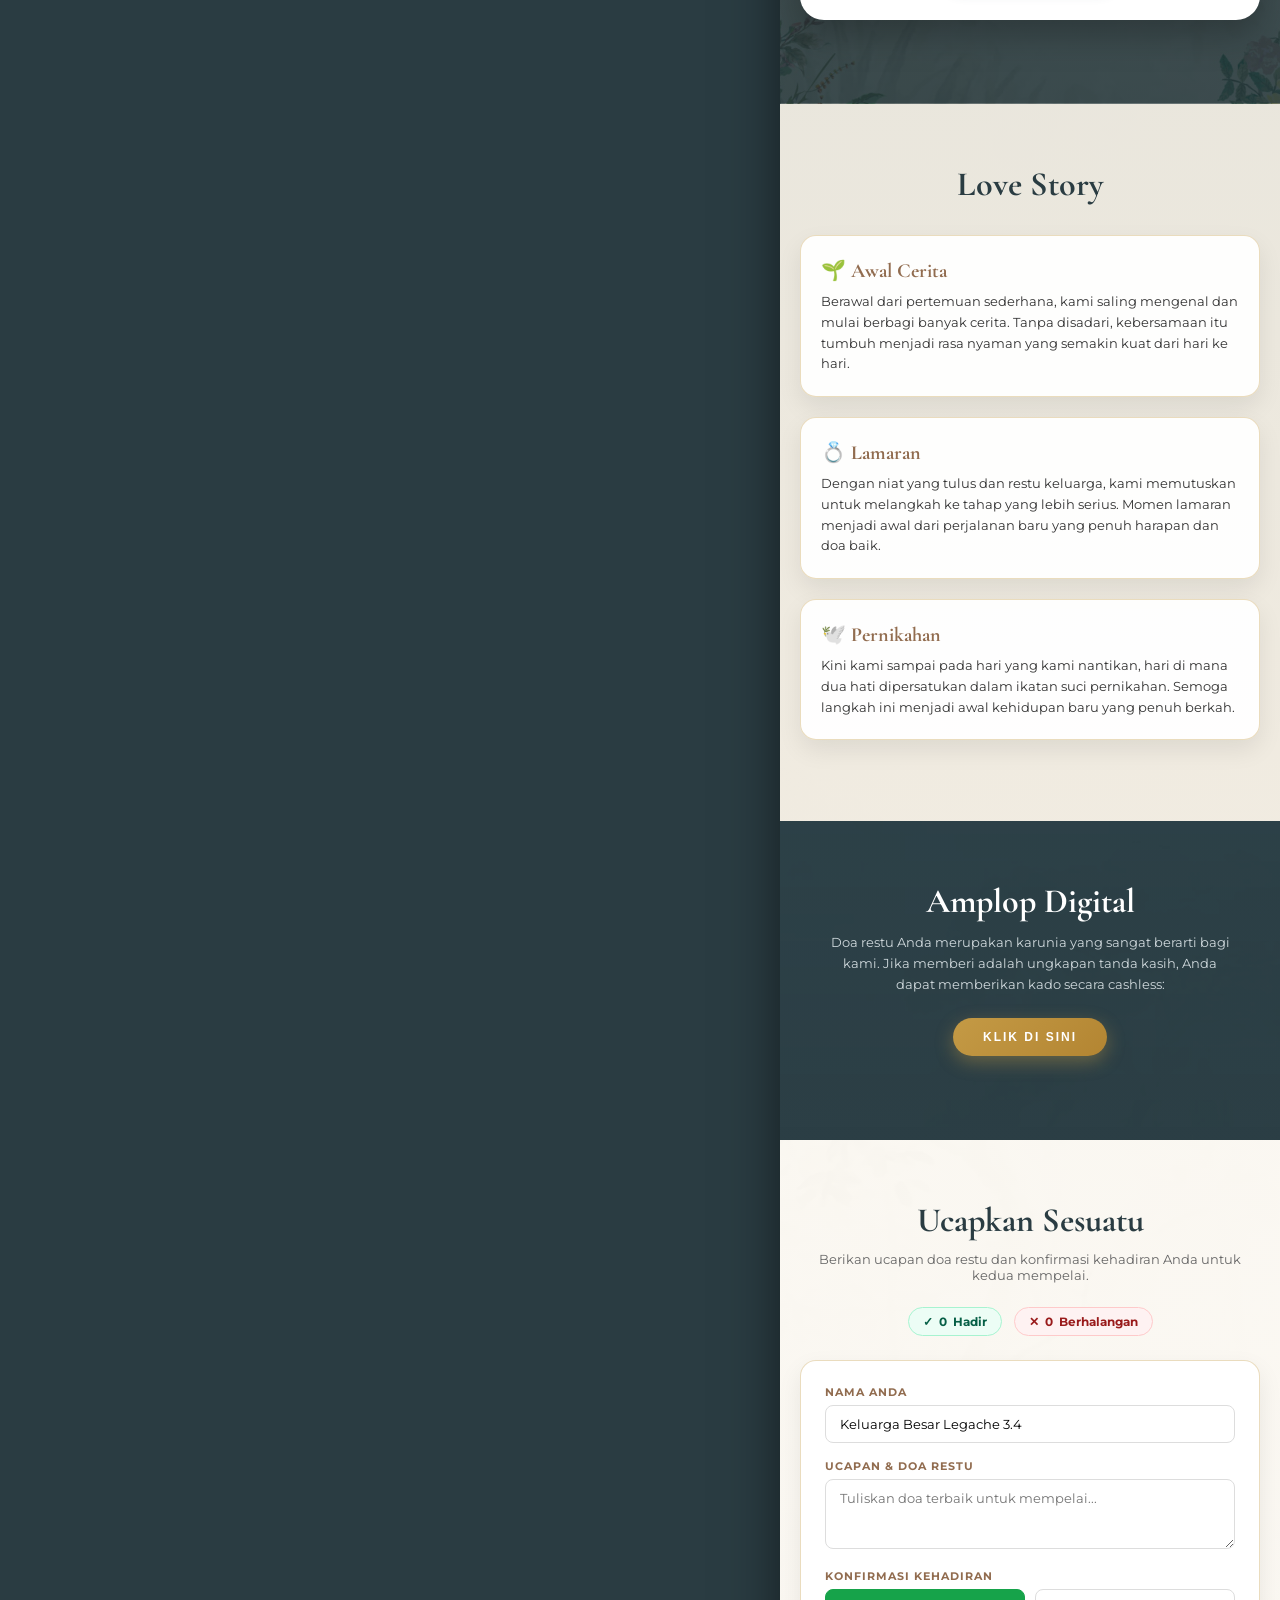
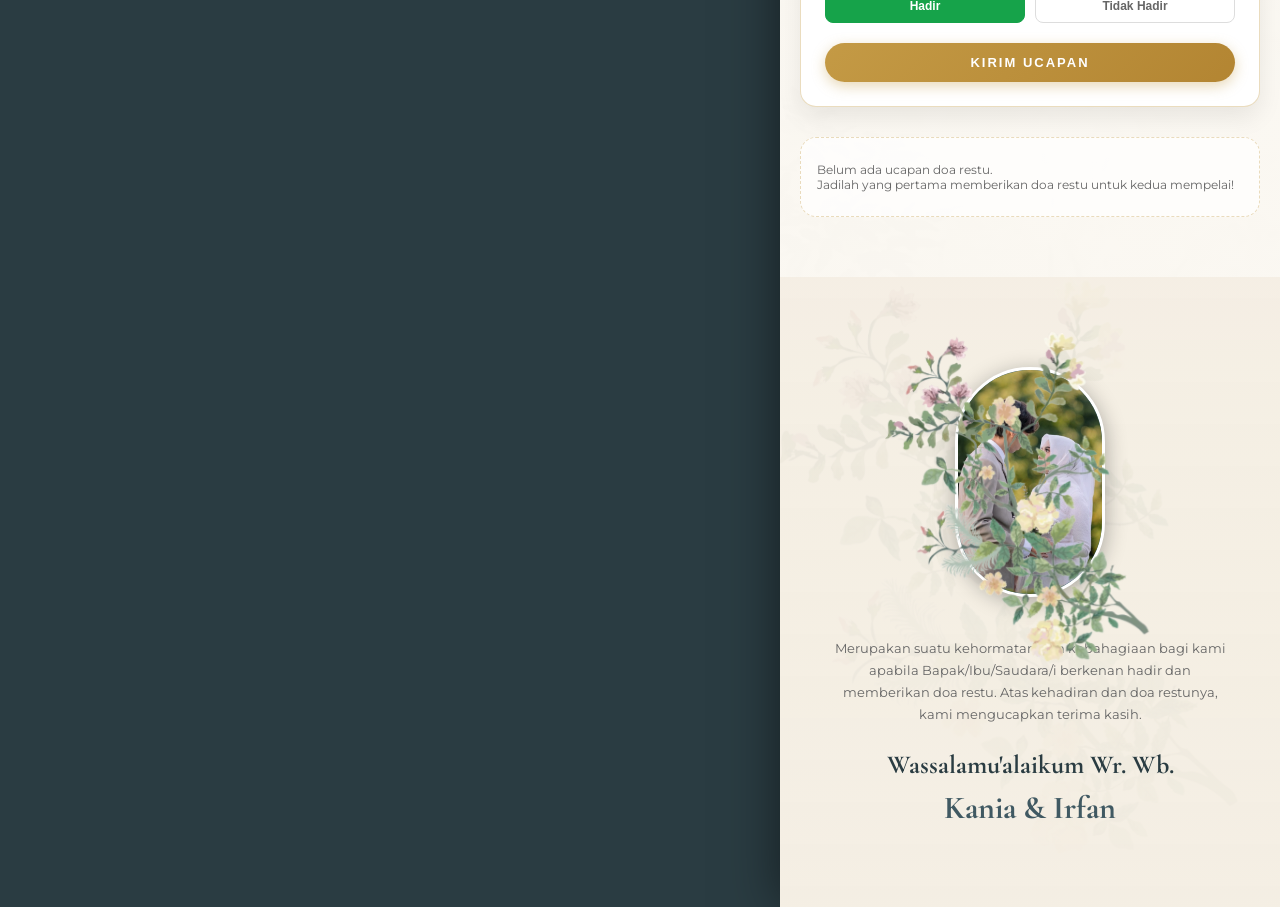
<file: template-royal-garden.html>
<!DOCTYPE html>
<html lang="id">
<head>
  <meta charset="UTF-8">
  <meta name="viewport" content="width=device-width, initial-scale=1.0, maximum-scale=1.0, user-scalable=no">
  <title>The Wedding of Kania &amp; Irfan</title>
  
  <link rel="icon" href="assets/images/Alni-Raka.jpg">
  
  <!-- Google Fonts -->
  <link rel="preconnect" href="https://fonts.googleapis.com">
  <link rel="preconnect" href="https://fonts.gstatic.com" crossorigin>
  <link href="https://fonts.googleapis.com/css2?family=Cormorant+Garamond:ital,wght@0,400;0,600;0,700;1,400;1,600&family=Montserrat:wght@300;400;500;600;700&family=Quicksand:wght@400;500;600;700&display=swap" rel="stylesheet">
  
  <style>
    /* Custom Webfonts */
    @font-face {
      font-family: 'trajan';
      src: url('assets/template2/fonts/trajan.woff2') format('woff2');
      font-display: swap;
    }
    @font-face {
      font-family: 'analogue';
      src: url('assets/template2/fonts/analogue.woff2') format('woff2');
      font-display: swap;
    }
    @font-face {
      font-family: 'spring-in-may';
      src: url('assets/template2/fonts/spring-in-may.woff2') format('woff2');
      font-display: swap;
    }
    @font-face {
      font-family: 'hatolie';
      src: url('assets/template2/fonts/hatolie.woff2') format('woff2');
      font-display: swap;
    }
    @font-face {
      font-family: 'adinekir';
      src: url('assets/template2/fonts/adinekir.woff2') format('woff2');
      font-display: swap;
    }

    :root {
      --primary-teal: #405962;
      --teal-dark: #2a3c42;
      --teal-light: #5a7d8a;
      --accent-gold: #c49a45;
      --gold-dark: #916c4f;
      --gold-light: #e8c250;
      --bg-cream: #fbf8f2;
      --bg-parchment: #f4eee3;
      --card-bg: rgba(255, 255, 255, 0.94);
      --text-main: #333333;
      --text-muted: #666666;
      --text-light: #ffffff;
      --border-gold: rgba(196, 154, 69, 0.35);
      --radius-sm: 8px;
      --radius-md: 16px;
      --radius-lg: 24px;
      --radius-pill: 9999px;
      --shadow-soft: 0 10px 25px rgba(0, 0, 0, 0.08);
      --shadow-card: 0 15px 35px rgba(42, 60, 66, 0.12);
    }

    * {
      box-sizing: border-box;
      margin: 0;
      padding: 0;
      -webkit-tap-highlight-color: transparent;
    }

    html {
      scroll-behavior: smooth;
    }

    html, body {
      font-family: 'Montserrat', sans-serif;
      background-color: var(--teal-dark);
      color: var(--text-main);
      overflow-x: hidden;
      min-height: 100vh;
      width: 100%;
      max-width: 100vw;
    }

    /* =========================================================================
       DESKTOP & MOBILE WRAPPER (Split Screen on >= 900px)
       ========================================================================= */
    .app-layout {
      display: flex;
      width: 100%;
      max-width: 100vw;
      min-height: 100vh;
      background-color: var(--teal-dark);
      justify-content: center;
      overflow-x: hidden;
    }

    /* Left Desktop Fixed Cover Column */
    .desktop-side-cover {
      display: none;
      flex: 1;
      position: sticky;
      top: 0;
      height: 100vh;
      background: linear-gradient(rgba(27, 45, 49, 0.65), rgba(27, 45, 49, 0.75)), url('assets/template2/VINTAGE-01-LAND2.webp') center center/cover no-repeat;
      padding: 60px 40px;
      color: #ffffff;
      flex-direction: column;
      justify-content: space-between;
      border-right: 1px solid rgba(255, 255, 255, 0.1);
      box-sizing: border-box;
    }

    @media (min-width: 900px) {
      .desktop-side-cover {
        display: flex;
      }
      .mobile-invitation-container {
        width: 500px !important;
        margin: 0 !important;
        box-shadow: 0 0 50px rgba(0,0,0,0.5);
      }
      .gate-overlay {
        left: auto !important;
        right: 0 !important;
        width: 500px !important;
        transform: none !important;
      }
      .gate-overlay.opened {
        transform: translateY(-100%) !important;
      }
    }

    .desk-cover-top .small-badge {
      font-size: 13px;
      letter-spacing: 4px;
      text-transform: uppercase;
      color: var(--accent-gold);
      font-weight: 600;
      margin-bottom: 12px;
    }

    .desk-cover-top h1 {
      font-family: 'Cormorant Garamond', serif;
      font-size: 52px;
      font-weight: 700;
      line-height: 1.1;
      color: #ffffff;
      margin-bottom: 14px;
    }

    .desk-cover-top .date-tag {
      font-family: 'Montserrat', sans-serif;
      font-size: 16px;
      letter-spacing: 3px;
      color: #e5e5e5;
    }

    .desk-cover-bottom p {
      font-size: 13px;
      line-height: 1.6;
      color: #cfd8dc;
      max-width: 440px;
    }

    /* Right Main Scrollable Column */
    .mobile-invitation-container {
      width: 100%;
      max-width: 500px;
      background-color: var(--bg-cream);
      position: relative;
      min-height: 100vh;
      overflow-x: hidden;
      box-sizing: border-box;
    }

    /* =========================================================================
       GATE / COVER OVERLAY (Interactive Buka Undangan)
       ========================================================================= */
    .gate-overlay {
      position: fixed;
      top: 0;
      left: 50%;
      transform: translateX(-50%);
      width: 100%;
      max-width: 500px;
      height: 100%;
      background: linear-gradient(rgba(244, 238, 227, 0.88), rgba(244, 238, 227, 0.94)), url('assets/template2/cvrr-1.jpg') center center/cover no-repeat;
      z-index: 9999;
      display: flex;
      flex-direction: column;
      align-items: center;
      justify-content: center;
      padding: 30px 20px;
      text-align: center;
      transition: transform 0.85s cubic-bezier(0.77, 0, 0.175, 1), opacity 0.85s ease;
      box-sizing: border-box;
    }

    .gate-overlay.opened {
      transform: translateX(-50%) translateY(-100%);
      opacity: 0;
      pointer-events: none;
    }

    /* Flying Birds Silhouette (Replicating Reference Lottie Birds) */
    .birds-sky-wrap {
      position: absolute;
      top: 25px;
      left: 0;
      width: 100%;
      height: 60px;
      pointer-events: none;
      z-index: 5;
      overflow: hidden;
    }

    .birds-svg {
      width: 130px;
      height: 40px;
      position: absolute;
      top: 10px;
      left: -140px;
      animation: birdsFlyAcross 14s linear infinite;
    }

    .birds-svg .bird {
      transform-origin: center;
      animation: birdWingFlap 0.7s ease-in-out infinite alternate;
    }

    .birds-svg .bird-2 {
      animation-delay: 0.15s;
    }

    .birds-svg .bird-3 {
      animation-delay: 0.3s;
    }

    @keyframes birdsFlyAcross {
      0% {
        transform: translateX(0) translateY(12px) scale(0.7);
        opacity: 0;
      }
      8% {
        opacity: 0.85;
      }
      88% {
        opacity: 0.85;
      }
      100% {
        transform: translateX(650px) translateY(-25px) scale(0.85);
        opacity: 0;
      }
    }

    @keyframes birdWingFlap {
      0% {
        transform: scaleY(1);
      }
      100% {
        transform: scaleY(0.55);
      }
    }

    /* Floating Romantic Garden Petals / Leaves */
    .floating-petals-overlay {
      position: fixed;
      top: 0;
      left: 50%;
      transform: translateX(-50%);
      width: 100%;
      max-width: 500px;
      height: 100%;
      pointer-events: none;
      z-index: 10001;
      overflow: hidden;
    }

    .floating-petal {
      position: absolute;
      top: -40px;
      user-select: none;
      pointer-events: none;
      font-size: 16px;
      opacity: 0;
      animation: petalFallFloat linear infinite;
      will-change: transform, opacity;
      filter: drop-shadow(0 2px 4px rgba(0,0,0,0.15));
    }

    .floating-petal.p1 { left: 12%; animation-duration: 11s; animation-delay: 0s; font-size: 14px; }
    .floating-petal.p2 { left: 35%; animation-duration: 14s; animation-delay: 3s; font-size: 18px; }
    .floating-petal.p3 { left: 58%; animation-duration: 12s; animation-delay: 1.5s; font-size: 15px; }
    .floating-petal.p4 { left: 80%; animation-duration: 15s; animation-delay: 4.5s; font-size: 17px; }
    .floating-petal.p5 { left: 24%; animation-duration: 13s; animation-delay: 7s; font-size: 13px; }
    .floating-petal.p6 { left: 70%; animation-duration: 16s; animation-delay: 9s; font-size: 16px; }

    @keyframes petalFallFloat {
      0% {
        opacity: 0;
        transform: translateY(0) translateX(0) rotate(0deg);
      }
      10% {
        opacity: 0.75;
      }
      85% {
        opacity: 0.75;
      }
      100% {
        opacity: 0;
        transform: translateY(105vh) translateX(65px) rotate(380deg);
      }
    }

    /* Oval Photo Frame & Floral Garland Wreath (Matching Reference) */
    .gate-frame-wrap {
      position: relative;
      width: 250px;
      height: 270px;
      display: flex;
      align-items: center;
      justify-content: center;
      margin-top: 10px;
      margin-bottom: 18px;
      z-index: 3;
    }

    .gate-oval-photo-container {
      width: 150px;
      height: 230px;
      border-radius: 500px;
      overflow: hidden;
      border: 3.5px solid #ffffff;
      box-shadow: 0 5px 22px rgba(0, 0, 0, 0.32);
      position: relative;
      z-index: 1;
      background: #446b77;
      animation: gatePhotoZoomDown 1.8s cubic-bezier(0.2, 0.8, 0.2, 1) forwards;
      will-change: transform, opacity;
    }

    .gate-oval-photo-container img {
      width: 100%;
      height: 100%;
      object-fit: cover;
      object-position: top center;
      display: block;
    }

    .gate-oval-photo-container .gate-monogram-fallback {
      width: 100%;
      height: 100%;
      display: flex;
      align-items: center;
      justify-content: center;
      font-family: 'Cormorant Garamond', serif;
      font-size: 42px;
      font-weight: 700;
      color: #ffffff;
      background: linear-gradient(135deg, var(--teal-dark), var(--primary-teal));
      letter-spacing: 2px;
    }

    .gate-floral-garland {
      position: absolute;
      top: -15px;
      left: -20px;
      width: 290px;
      height: auto;
      max-width: none;
      pointer-events: none;
      z-index: 2;
      animation: floralWreathEntrance 1.8s cubic-bezier(0.2, 0.8, 0.2, 1) 0.3s backwards, floralBreathe 7s ease-in-out 2.1s infinite alternate;
      will-change: transform;
    }

    @keyframes gatePhotoZoomDown {
      0% {
        opacity: 0;
        transform: translateY(-40px) scale(0.85);
      }
      100% {
        opacity: 1;
        transform: translateY(0) scale(1);
      }
    }

    @keyframes floralWreathEntrance {
      0% {
        opacity: 0;
        transform: scale(0.5) rotate(-6deg);
      }
      70% {
        opacity: 1;
        transform: scale(1.05) rotate(1.5deg);
      }
      100% {
        opacity: 1;
        transform: scale(1) rotate(0deg);
      }
    }

    @keyframes floralBreathe {
      0%, 100% {
        transform: scale(1) rotate(0deg);
      }
      50% {
        transform: scale(1.03) rotate(1.8deg);
      }
    }

    @keyframes floralSwayLeft {
      0%, 100% {
        transform: rotate(0deg) scale(1);
        transform-origin: bottom left;
      }
      50% {
        transform: rotate(-3.5deg) scale(1.025);
        transform-origin: bottom left;
      }
    }

    @keyframes floralSwayRight {
      0%, 100% {
        transform: rotate(0deg) scale(1);
        transform-origin: bottom right;
      }
      50% {
        transform: rotate(3.5deg) scale(1.03);
        transform-origin: bottom right;
      }
    }

    @keyframes dividerShimmer {
      0%, 100% {
        filter: drop-shadow(0 0 1px rgba(196,154,69,0.2)) brightness(1);
      }
      50% {
        filter: drop-shadow(0 0 7px rgba(196,154,69,0.8)) brightness(1.15);
      }
    }

    .divider-ornament-img {
      animation: dividerShimmer 4s ease-in-out infinite;
    }

    .gate-monogram-box {
      width: 110px;
      height: 110px;
      border: 2px solid var(--accent-gold);
      border-radius: 50%;
      display: flex;
      align-items: center;
      justify-content: center;
      margin-bottom: 24px;
      background: rgba(255, 255, 255, 0.85);
      box-shadow: 0 8px 24px rgba(196, 154, 69, 0.2);
      position: relative;
    }

    .gate-monogram-inner {
      font-family: 'Cormorant Garamond', serif;
      font-size: 38px;
      font-weight: 700;
      color: var(--primary-teal);
      letter-spacing: 2px;
    }

    .gate-subtitle {
      font-family: 'Montserrat', sans-serif;
      font-size: 13px;
      letter-spacing: 4px;
      text-transform: uppercase;
      color: var(--gold-dark);
      margin-bottom: 8px;
      font-weight: 600;
    }

    .gate-title {
      font-family: 'Cormorant Garamond', serif;
      font-size: 36px;
      font-weight: 700;
      color: var(--primary-teal);
      line-height: 1.15;
      margin-bottom: 8px;
    }

    .gate-date-tag {
      font-family: 'Montserrat', sans-serif;
      font-size: 13px;
      font-weight: 600;
      letter-spacing: 3px;
      text-transform: uppercase;
      color: var(--primary-teal);
      margin-bottom: 20px;
      opacity: 0.9;
    }

    .guest-card-box {
      background: rgba(255, 255, 255, 0.95);
      border: 1px solid var(--border-gold);
      border-radius: var(--radius-md);
      padding: 18px 24px;
      margin-bottom: 28px;
      width: 100%;
      max-width: 340px;
      box-shadow: var(--shadow-soft);
    }

    .guest-card-label {
      font-size: 11px;
      letter-spacing: 2px;
      text-transform: uppercase;
      color: var(--text-muted);
      margin-bottom: 6px;
    }

    .guest-card-name {
      font-family: 'Cormorant Garamond', serif;
      font-size: 22px;
      font-weight: 700;
      color: var(--teal-dark);
      word-break: break-word;
    }

    .btn-open-invitation {
      background: linear-gradient(135deg, var(--accent-gold), #b38532);
      color: #ffffff;
      border: none;
      padding: 13px 36px;
      font-size: 13px;
      font-weight: 700;
      letter-spacing: 2px;
      text-transform: uppercase;
      border-radius: var(--radius-pill);
      cursor: pointer;
      box-shadow: 0 8px 20px rgba(196, 154, 69, 0.4);
      display: inline-flex;
      align-items: center;
      gap: 10px;
      transition: all 0.3s ease;
    }

    .btn-open-invitation:hover {
      transform: translateY(-2px);
      box-shadow: 0 12px 28px rgba(196, 154, 69, 0.5);
    }

    .section-hero,
    .section-quote,
    .section-mempelai,
    .section-acara,
    .section-lovestory,
    .section-amplop,
    .section-rsvp,
    .section-closing {
      box-sizing: border-box;
      width: 100%;
      max-width: 100%;
      overflow-x: hidden;
    }

    /* =========================================================================
       SECTION 1: HERO / OPENING
       ========================================================================= */
    .section-hero {
      position: relative;
      min-height: 800px;
      height: 100vh;
      display: flex;
      flex-direction: column;
      align-items: center;
      justify-content: center;
      text-align: center;
      padding: 40px 20px;
      color: #ffffff;
      overflow: hidden;
    }

    /* Arch Frame Ornament */
    .hero-arch-frame {
      width: calc(100% - 32px);
      max-width: 420px;
      border: 2px solid var(--accent-gold);
      border-radius: 200px 200px 20px 20px;
      padding: 60px 20px 50px;
      background: rgba(27, 45, 49, 0.45);
      backdrop-filter: blur(4px);
      box-shadow: 0 20px 50px rgba(0, 0, 0, 0.4);
      position: relative;
      z-index: 2;
      box-sizing: border-box;
    }

    .hero-pretitle {
      font-family: 'Montserrat', sans-serif;
      font-size: 13px;
      letter-spacing: 5px;
      text-transform: uppercase;
      color: var(--accent-gold);
      margin-bottom: 14px;
      font-weight: 600;
    }

    .hero-couple-names {
      font-family: 'Cormorant Garamond', Georgia, serif;
      font-size: 46px;
      font-weight: 700;
      line-height: 1.1;
      margin-bottom: 16px;
      color: #ffffff;
      text-shadow: 0 4px 12px rgba(0,0,0,0.5);
    }

    .hero-date-tag {
      font-family: 'Montserrat', sans-serif;
      font-size: 14px;
      letter-spacing: 3px;
      color: #f0e6d2;
      margin-bottom: 30px;
    }

    .btn-save-date {
      display: inline-flex;
      align-items: center;
      gap: 8px;
      padding: 10px 28px;
      background: transparent;
      border: 1.5px solid var(--accent-gold);
      color: #ffffff;
      border-radius: var(--radius-pill);
      font-size: 11px;
      font-weight: 700;
      letter-spacing: 2px;
      text-transform: uppercase;
      text-decoration: none;
      transition: all 0.3s ease;
    }

    .btn-save-date:hover {
      background: var(--accent-gold);
      color: var(--teal-dark);
    }

    /* =========================================================================
       SECTION 2: QUOTE / AYAT SUCI (Qs. Ar-Rum : 21)
       ========================================================================= */
    .section-quote {
      background-color: var(--primary-teal);
      background-image: radial-gradient(rgba(255, 255, 255, 0.08) 1px, transparent 1px);
      background-size: 20px 20px;
      color: #ffffff;
      padding: 50px 24px;
      text-align: center;
    }

    .quote-crest-monogram {
      width: 70px;
      height: 70px;
      border: 1.5px solid var(--accent-gold);
      border-radius: 50%;
      margin: 0 auto 20px;
      display: flex;
      align-items: center;
      justify-content: center;
      font-family: 'Cormorant Garamond', serif;
      font-size: 26px;
      font-weight: 700;
      color: var(--accent-gold);
    }

    .quote-arabic-or-text {
      font-family: 'Cormorant Garamond', serif;
      font-style: italic;
      font-size: 16px;
      line-height: 1.7;
      color: #f4eee3;
      margin-bottom: 16px;
      max-width: 420px;
      margin-left: auto;
      margin-right: auto;
    }

    .quote-reference {
      font-size: 12px;
      font-weight: 700;
      letter-spacing: 2px;
      color: var(--accent-gold);
      text-transform: uppercase;
    }

    /* =========================================================================
       SECTION 3: MEMPELAI PRIA & WANITA
       ========================================================================= */
    .section-mempelai {
      background: linear-gradient(rgba(251, 248, 242, 0.92), rgba(251, 248, 242, 0.95)), url('assets/template2/ART-WHITE-01-1.webp') center center/cover no-repeat;
      padding: 60px 24px;
      text-align: center;
    }

    .salam-title {
      font-family: 'Cormorant Garamond', serif;
      font-size: 28px;
      font-weight: 700;
      color: var(--teal-dark);
      margin-bottom: 12px;
    }

    .salam-desc {
      font-size: 13px;
      line-height: 1.6;
      color: var(--text-muted);
      max-width: 400px;
      margin: 0 auto 36px;
    }

    .mempelai-card {
      background: var(--card-bg);
      border: 1px solid var(--border-gold);
      border-radius: var(--radius-lg);
      padding: 28px 20px;
      margin-bottom: 24px;
      box-shadow: var(--shadow-card);
      position: relative;
    }

    .mempelai-avatar-wrap {
      position: relative;
      width: 120px;
      height: 120px;
      margin: 0 auto 16px;
    }

    .mempelai-avatar-img {
      width: 100%;
      height: 100%;
      border-radius: 50%;
      object-fit: cover;
      object-position: top center;
      border: 3px solid var(--accent-gold);
      box-shadow: 0 5px 16px rgba(0,0,0,0.18);
      display: block;
    }

    .mempelai-floral-corner {
      position: absolute;
      width: 70px;
      height: auto;
      pointer-events: none;
      z-index: 2;
    }

    .mempelai-floral-corner.left {
      top: -12px;
      left: -22px;
      animation: floralSwayLeft 5.5s ease-in-out infinite alternate;
    }

    .mempelai-floral-corner.right {
      bottom: -12px;
      right: -22px;
      animation: floralSwayRight 6s ease-in-out infinite alternate;
    }

    .mempelai-role {
      font-size: 11px;
      font-weight: 700;
      letter-spacing: 3px;
      text-transform: uppercase;
      color: var(--gold-dark);
      margin-bottom: 8px;
    }

    .mempelai-fullname {
      font-family: 'Cormorant Garamond', Georgia, serif;
      font-size: 30px;
      font-weight: 700;
      color: var(--primary-teal);
      margin-bottom: 10px;
      line-height: 1.2;
    }

    .mempelai-parents {
      font-size: 13px;
      color: var(--text-muted);
      line-height: 1.5;
      margin-bottom: 16px;
    }

    .btn-instagram {
      display: inline-flex;
      align-items: center;
      gap: 6px;
      padding: 6px 16px;
      background: #f7f3ee;
      border: 1px solid var(--border-gold);
      color: var(--teal-dark);
      border-radius: var(--radius-pill);
      font-size: 11px;
      font-weight: 600;
      text-decoration: none;
      transition: all 0.2s;
    }

    .btn-instagram:hover {
      background: var(--teal-dark);
      color: #ffffff;
    }

    .couple-divider {
      font-family: 'Cormorant Garamond', serif;
      font-size: 34px;
      font-style: italic;
      color: var(--accent-gold);
      margin: 12px 0 24px;
    }

    /* =========================================================================
       SECTION 4: ACARA & COUNTDOWN (Akad & Resepsi)
       ========================================================================= */
    .section-acara {
      background-color: var(--primary-teal);
      background-image: linear-gradient(rgba(27, 45, 49, 0.75), rgba(27, 45, 49, 0.85)), url('assets/template2/ART-WHITE-03-scaled-1-1.jpg');
      background-size: cover;
      background-position: center;
      padding: 60px 20px;
      color: #ffffff;
      text-align: center;
    }

    .acara-heading-wrap {
      margin-bottom: 30px;
    }

    .acara-super-title {
      font-size: 12px;
      letter-spacing: 4px;
      text-transform: uppercase;
      color: var(--accent-gold);
      font-weight: 600;
      margin-bottom: 8px;
    }

    .acara-main-title {
      font-family: 'Cormorant Garamond', serif;
      font-size: 36px;
      font-weight: 700;
      color: #ffffff;
      margin-bottom: 10px;
    }

    .acara-blurb {
      font-size: 13px;
      color: #cfd8dc;
      line-height: 1.6;
      max-width: 400px;
      margin: 0 auto 24px;
    }

    /* Countdown Grid */
    .countdown-grid {
      display: grid;
      grid-template-columns: repeat(4, 1fr);
      gap: 8px;
      max-width: 360px;
      margin: 0 auto 36px;
    }

    .countdown-card {
      background: rgba(255, 255, 255, 0.12);
      border: 1px solid rgba(196, 154, 69, 0.4);
      border-radius: var(--radius-sm);
      padding: 12px 6px;
      backdrop-filter: blur(4px);
    }

    .countdown-num {
      font-family: 'Cormorant Garamond', serif;
      font-size: 28px;
      font-weight: 700;
      color: #ffffff;
      line-height: 1;
    }

    .countdown-unit {
      font-size: 10px;
      text-transform: uppercase;
      letter-spacing: 1px;
      color: var(--accent-gold);
      margin-top: 4px;
    }

    /* Event Cards */
    .acara-card {
      background: #ffffff;
      color: var(--text-main);
      border-radius: var(--radius-lg);
      padding: 32px 20px;
      margin-bottom: 24px;
      box-shadow: 0 15px 35px rgba(0, 0, 0, 0.25);
      position: relative;
    }

    .acara-type-title {
      font-family: 'Cormorant Garamond', serif;
      font-size: 28px;
      font-weight: 700;
      color: var(--primary-teal);
      margin-bottom: 6px;
    }

    .divider-ornament-img {
      width: 140px;
      margin: 8px auto 14px;
      display: block;
      opacity: 0.85;
    }

    .acara-date-text {
      font-size: 14px;
      font-weight: 700;
      color: var(--teal-dark);
      margin-bottom: 4px;
    }

    .acara-time-text {
      font-size: 13px;
      color: var(--gold-dark);
      font-weight: 600;
      margin-bottom: 14px;
    }

    .acara-venue-title {
      font-size: 13px;
      font-weight: 700;
      color: var(--text-main);
      margin-bottom: 4px;
    }

    .acara-venue-address {
      font-size: 12px;
      line-height: 1.5;
      color: var(--text-muted);
      margin-bottom: 20px;
    }

    .btn-maps {
      display: inline-flex;
      align-items: center;
      gap: 8px;
      padding: 10px 24px;
      background: linear-gradient(135deg, var(--teal-light), var(--primary-teal));
      color: #ffffff;
      border-radius: var(--radius-pill);
      font-size: 12px;
      font-weight: 700;
      letter-spacing: 1px;
      text-transform: uppercase;
      text-decoration: none;
      box-shadow: 0 4px 12px rgba(64, 89, 98, 0.35);
      transition: all 0.2s;
    }

    .btn-maps:hover {
      transform: translateY(-2px);
      box-shadow: 0 6px 16px rgba(64, 89, 98, 0.45);
    }

    /* =========================================================================
       SECTION 5: LOVE STORY TIMELINE
       ========================================================================= */
    .section-lovestory {
      background: linear-gradient(rgba(244, 238, 227, 0.94), rgba(244, 238, 227, 0.98)), url('assets/template2/ART-WHITE-04-scaled-1-1.jpg') center center/cover no-repeat;
      padding: 60px 20px;
      text-align: center;
    }

    .lovestory-title {
      font-family: 'Cormorant Garamond', serif;
      font-size: 34px;
      font-weight: 700;
      color: var(--teal-dark);
      margin-bottom: 30px;
    }

    .story-card {
      background: var(--card-bg);
      border: 1px solid var(--border-gold);
      border-radius: var(--radius-md);
      padding: 22px 20px;
      margin-bottom: 20px;
      text-align: left;
      box-shadow: var(--shadow-soft);
      position: relative;
    }

    .story-step-title {
      font-family: 'Cormorant Garamond', serif;
      font-size: 20px;
      font-weight: 700;
      color: var(--gold-dark);
      margin-bottom: 8px;
      display: flex;
      align-items: center;
      gap: 8px;
    }

    .story-desc {
      font-size: 13px;
      line-height: 1.6;
      color: var(--text-main);
    }

    /* =========================================================================
       SECTION 6: AMPLOP DIGITAL (CASHLESS GIFT)
       ========================================================================= */
    .section-amplop {
      background-color: var(--primary-teal);
      background-image: linear-gradient(rgba(42, 60, 66, 0.9), rgba(42, 60, 66, 0.95)), url('assets/template2/ART-WHITE-02-scaled-1-1.webp');
      background-size: cover;
      padding: 60px 20px;
      color: #ffffff;
      text-align: center;
    }

    .amplop-title {
      font-family: 'Cormorant Garamond', serif;
      font-size: 34px;
      font-weight: 700;
      color: #ffffff;
      margin-bottom: 10px;
    }

    .amplop-desc {
      font-size: 13px;
      color: #cfd8dc;
      line-height: 1.6;
      max-width: 400px;
      margin: 0 auto 24px;
    }

    .btn-toggle-amplop {
      background: linear-gradient(135deg, var(--accent-gold), #b38532);
      color: #ffffff;
      border: none;
      padding: 12px 30px;
      font-size: 12px;
      font-weight: 700;
      letter-spacing: 2px;
      text-transform: uppercase;
      border-radius: var(--radius-pill);
      cursor: pointer;
      box-shadow: 0 6px 18px rgba(196, 154, 69, 0.4);
      margin-bottom: 24px;
      transition: all 0.25s;
    }

    .amplop-cards-container {
      display: none;
      flex-direction: column;
      gap: 20px;
      margin-top: 10px;
    }

    .amplop-cards-container.show {
      display: flex;
    }

    /* ATM Card Design */
    .bank-card {
      background: linear-gradient(135deg, #1c2e33, #334d54);
      border: 1px solid var(--accent-gold);
      border-radius: var(--radius-lg);
      padding: 24px;
      text-align: left;
      position: relative;
      color: #ffffff;
      box-shadow: 0 10px 30px rgba(0, 0, 0, 0.3);
      max-width: 400px;
      margin: 0 auto;
      width: 100%;
    }

    .bank-logo-row {
      display: flex;
      justify-content: space-between;
      align-items: center;
      margin-bottom: 20px;
    }

    .bank-logo-img {
      height: 30px;
      object-fit: contain;
    }

    .bank-chip-img {
      width: 38px;
    }

    .bank-number {
      font-family: 'Courier New', Courier, monospace;
      font-size: 20px;
      font-weight: 700;
      letter-spacing: 2px;
      margin-bottom: 6px;
      color: #ffffff;
    }

    .bank-holder {
      font-size: 13px;
      text-transform: uppercase;
      letter-spacing: 1.5px;
      color: var(--accent-gold);
      margin-bottom: 16px;
    }

    .btn-copy-rekening {
      background: rgba(255, 255, 255, 0.15);
      border: 1px solid rgba(255, 255, 255, 0.3);
      color: #ffffff;
      padding: 6px 16px;
      border-radius: var(--radius-sm);
      font-size: 12px;
      font-weight: 600;
      cursor: pointer;
      display: inline-flex;
      align-items: center;
      gap: 6px;
      transition: all 0.2s;
    }

    .btn-copy-rekening:hover {
      background: #ffffff;
      color: var(--teal-dark);
    }

    /* =========================================================================
       SECTION 7: RSVP & BUKU TAMU
       ========================================================================= */
    .section-rsvp {
      background: linear-gradient(rgba(251, 248, 242, 0.94), rgba(251, 248, 242, 0.97)), url('assets/template2/ART-WHITE-06-scaled-e1689578414812-1.webp') center center/cover no-repeat;
      padding: 60px 20px;
      text-align: center;
    }

    .rsvp-title {
      font-family: 'Cormorant Garamond', serif;
      font-size: 34px;
      font-weight: 700;
      color: var(--teal-dark);
      margin-bottom: 10px;
    }

    .rsvp-desc {
      font-size: 13px;
      color: var(--text-muted);
      margin-bottom: 24px;
    }

    /* Attendance summary */
    .attendance-badges {
      display: flex;
      justify-content: center;
      gap: 12px;
      margin-bottom: 24px;
    }

    .att-badge {
      padding: 6px 14px;
      border-radius: var(--radius-pill);
      font-size: 12px;
      font-weight: 700;
      display: flex;
      align-items: center;
      gap: 6px;
    }

    .att-badge.hadir {
      background: #ecfdf5;
      color: #065f46;
      border: 1px solid #a7f3d0;
    }

    .att-badge.tidak-hadir {
      background: #fef2f2;
      color: #991b1b;
      border: 1px solid #fecaca;
    }

    .rsvp-form-card {
      background: #ffffff;
      border: 1px solid var(--border-gold);
      border-radius: var(--radius-md);
      padding: 24px;
      text-align: left;
      margin-bottom: 30px;
      box-shadow: var(--shadow-soft);
    }

    .form-label {
      display: block;
      font-size: 11px;
      font-weight: 700;
      text-transform: uppercase;
      letter-spacing: 1px;
      color: var(--gold-dark);
      margin-bottom: 6px;
    }

    .form-input,
    .form-textarea {
      width: 100%;
      padding: 10px 14px;
      border: 1px solid #ddd;
      border-radius: var(--radius-sm);
      font-size: 13px;
      font-family: inherit;
      margin-bottom: 16px;
      outline: none;
      box-sizing: border-box;
    }

    .form-input:focus,
    .form-textarea:focus {
      border-color: var(--accent-gold);
    }

    .attendance-selector {
      display: flex;
      gap: 10px;
      margin-bottom: 20px;
    }

    .att-btn {
      flex: 1;
      padding: 9px;
      border: 1px solid #ddd;
      background: #ffffff;
      border-radius: var(--radius-sm);
      font-size: 12px;
      font-weight: 600;
      cursor: pointer;
      color: var(--text-muted);
      transition: all 0.2s;
    }

    .att-btn.active-hadir {
      background: #16a34a;
      border-color: #16a34a;
      color: #ffffff;
    }

    .att-btn.active-tidak {
      background: #dc2626;
      border-color: #dc2626;
      color: #ffffff;
    }

    .btn-submit-rsvp {
      width: 100%;
      background: linear-gradient(135deg, var(--accent-gold), #b38532);
      color: #ffffff;
      border: none;
      padding: 12px;
      font-size: 13px;
      font-weight: 700;
      letter-spacing: 2px;
      text-transform: uppercase;
      border-radius: var(--radius-pill);
      cursor: pointer;
      box-shadow: 0 4px 14px rgba(196, 154, 69, 0.4);
    }

    /* Comments List */
    .comments-list {
      display: flex;
      flex-direction: column;
      gap: 12px;
      text-align: left;
    }

    .comment-item {
      background: #ffffff;
      border: 1px solid rgba(0,0,0,0.06);
      border-radius: var(--radius-md);
      padding: 16px;
      box-shadow: 0 2px 8px rgba(0,0,0,0.03);
    }

    .comment-author-row {
      display: flex;
      justify-content: space-between;
      align-items: center;
      margin-bottom: 6px;
    }

    .comment-author {
      font-weight: 700;
      font-size: 13px;
      color: var(--teal-dark);
    }

    .comment-status-pill {
      font-size: 10px;
      font-weight: 700;
      padding: 2px 8px;
      border-radius: var(--radius-pill);
    }

    .comment-status-pill.hadir {
      background: #ecfdf5;
      color: #166534;
    }

    .comment-status-pill.tidak-hadir {
      background: #fef2f2;
      color: #991b1b;
    }

    .comment-body {
      font-size: 12px;
      line-height: 1.5;
      color: var(--text-main);
    }

    /* =========================================================================
       SECTION 8: CLOSING & FOOTER
       ========================================================================= */
    .section-closing {
      background: linear-gradient(rgba(244, 238, 227, 0.92), rgba(244, 238, 227, 0.98)), url('assets/template2/Picture1-4.webp') center center/cover no-repeat;
      padding: 70px 20px 40px;
      text-align: center;
    }

    .closing-monogram {
      width: 76px;
      height: 76px;
      border: 2px solid var(--accent-gold);
      border-radius: 50%;
      margin: 0 auto 20px;
      display: flex;
      align-items: center;
      justify-content: center;
      font-family: 'Cormorant Garamond', serif;
      font-size: 32px;
      font-weight: 700;
      color: var(--primary-teal);
      background: #ffffff;
    }

    .closing-text {
      font-size: 13px;
      line-height: 1.7;
      color: var(--text-muted);
      max-width: 400px;
      margin: 0 auto 24px;
    }

    .closing-salam {
      font-family: 'Cormorant Garamond', serif;
      font-size: 26px;
      font-weight: 700;
      color: var(--teal-dark);
      margin-bottom: 8px;
    }

    .closing-names {
      font-family: 'Cormorant Garamond', serif;
      font-size: 32px;
      font-weight: 700;
      color: var(--primary-teal);
      margin-bottom: 40px;
    }

    footer {
      background-color: var(--teal-dark);
      color: #cfd8dc;
      padding: 16px 20px;
      text-align: center;
      font-size: 11px;
      letter-spacing: 1px;
    }

    footer a {
      color: var(--accent-gold);
      text-decoration: none;
    }

    /* =========================================================================
       FLOATING MUSIC TOGGLE BUTTON
       ========================================================================= */
    .floating-music-btn {
      position: fixed;
      bottom: 24px;
      right: 24px;
      width: 46px;
      height: 46px;
      border-radius: 50%;
      background: linear-gradient(135deg, var(--accent-gold), #b38532);
      border: 2px solid #ffffff;
      color: #ffffff;
      display: flex;
      align-items: center;
      justify-content: center;
      cursor: pointer;
      box-shadow: 0 4px 16px rgba(0,0,0,0.3);
      z-index: 1000;
      transition: all 0.3s ease;
    }

    .floating-music-btn.playing {
      animation: spinVinyl 5s linear infinite;
    }

    @keyframes spinVinyl {
      from { transform: rotate(0deg); }
      to { transform: rotate(360deg); }
    }

    /* =========================================================================
       SCROLL REVEAL & ELEMENTOR ENTRANCE ANIMATIONS (MATCHING REFERENCE)
       ========================================================================= */
    .reveal-on-scroll {
      opacity: 0;
      transform: translateY(32px);
      transition: opacity 0.85s cubic-bezier(0.22, 1, 0.36, 1), transform 0.85s cubic-bezier(0.22, 1, 0.36, 1);
      will-change: opacity, transform;
    }

    .reveal-on-scroll.fade-left {
      transform: translateX(-40px);
    }

    .reveal-on-scroll.fade-right {
      transform: translateX(40px);
    }

    .reveal-on-scroll.zoom-in {
      transform: scale(0.88);
    }

    .reveal-on-scroll.is-visible {
      opacity: 1;
      transform: translate(0, 0) scale(1);
    }

    .delay-1 { transition-delay: 0.12s; }
    .delay-2 { transition-delay: 0.22s; }
    .delay-3 { transition-delay: 0.32s; }
    .delay-4 { transition-delay: 0.42s; }

    /* Hero Ken Burns Motion Effect */
    .hero-bg-motion {
      position: absolute;
      top: 0;
      left: 0;
      width: 100%;
      height: 100%;
      background: linear-gradient(rgba(27, 45, 49, 0.52), rgba(27, 45, 49, 0.72)), url('assets/template2/VINT01-MOTION-FALLBACK-PII-1.jpg') center center/cover no-repeat;
      animation: kenBurns 20s ease-in-out infinite alternate;
      z-index: 1;
      will-change: transform;
    }

    @keyframes kenBurns {
      0% { transform: scale(1); }
      100% { transform: scale(1.14); }
    }

    /* Floating & Pulsing effects matching reference */
    @keyframes softBounce {
      0%, 100% { transform: translateY(0); }
      50% { transform: translateY(-7px); }
    }
    .float-invitation {
      animation: softBounce 3s ease-in-out infinite;
    }

    @keyframes goldGlow {
      0%, 100% {
        box-shadow: 0 6px 20px rgba(196, 154, 69, 0.25);
      }
      50% {
        box-shadow: 0 10px 30px rgba(196, 154, 69, 0.55);
      }
    }
    .glow-gold {
      animation: goldGlow 3.5s ease-in-out infinite;
    }

    /* Toast */
    .toast {
      position: fixed;
      bottom: 24px;
      left: 50%;
      transform: translateX(-50%) translateY(100px);
      background: rgba(27, 45, 49, 0.95);
      color: #ffffff;
      padding: 10px 20px;
      border-radius: var(--radius-pill);
      font-size: 12px;
      font-weight: 600;
      box-shadow: var(--shadow-card);
      z-index: 10000;
      opacity: 0;
      transition: all 0.3s ease;
      white-space: nowrap;
    }

    .toast.show {
      transform: translateX(-50%) translateY(0);
      opacity: 1;
    }
  </style>
</head>
<body>

  <!-- Audio Element -->
  <audio id="bg-audio" loop preload="none">
    <source src="assets/template2/one-piece-memories.mp3" type="audio/mpeg">
  </audio>

  <!-- App Layout (Split screen on desktop, single 500px column on mobile) -->
  <div class="app-layout">

    <!-- DESKTOP LEFT COLUMN (Classical Artwork & Info) -->
    <div class="desktop-side-cover">
      <div class="desk-cover-top">
        <div class="small-badge">The Wedding Of</div>
        <h1 id="desk-title-names">Kania &amp; Irfan</h1>
        <div id="desk-wedding-date" class="date-tag">09. 05. 2027</div>
      </div>
      <div class="desk-cover-bottom">
        <p>Merupakan suatu kehormatan dan kebahagiaan bagi kami apabila Bapak/Ibu/Saudara/i berkenan hadir untuk memberikan doa restu bagi kedua mempelai.</p>
      </div>
    </div>

    <!-- RIGHT MAIN CONTENT (Interactive Mobile Flow) -->
    <div class="mobile-invitation-container">

      <!-- Floating Romantic Garden Petals / Leaves -->
      <div class="floating-petals-overlay" aria-hidden="true">
        <div class="floating-petal p1">🌸</div>
        <div class="floating-petal p2">🍃</div>
        <div class="floating-petal p3">🌸</div>
        <div class="floating-petal p4">🍃</div>
        <div class="floating-petal p5">🌸</div>
        <div class="floating-petal p6">🌸</div>
      </div>

      <!-- 1. GATE / COVER OVERLAY -->
      <div id="gate-overlay" class="gate-overlay">
        <!-- Flying Birds in Sky -->
        <div class="birds-sky-wrap" aria-hidden="true">
          <svg class="birds-svg" viewBox="0 0 160 50">
            <path class="bird bird-1" d="M10 25 Q 18 12, 28 20 Q 38 12, 46 25 Q 38 21, 28 26 Q 18 21, 10 25 Z" fill="#2d3748" />
            <path class="bird bird-2" d="M60 16 Q 66 6, 74 12 Q 82 6, 88 16 Q 82 13, 74 17 Q 66 13, 60 16 Z" fill="#2d3748" opacity="0.85" />
            <path class="bird bird-3" d="M110 28 Q 115 20, 122 25 Q 129 20, 134 28 Q 129 26, 122 29 Q 115 26, 110 28 Z" fill="#2d3748" opacity="0.7" />
          </svg>
        </div>

        <!-- Centerpiece: Oval Frame + Royal Floral Garland Wreath (Matching Reference) -->
        <div class="gate-frame-wrap">
          <div class="gate-oval-photo-container">
            <img id="gate-couple-photo" src="assets/images/Alni-Raka.jpg" alt="Foto Mempelai" onerror="this.style.display='none'; document.getElementById('gate-monogram-fallback').style.display='flex';">
            <div id="gate-monogram-fallback" class="gate-monogram-fallback" style="display:none;">GH</div>
          </div>
          <!-- Floral Garland Wreath overlay -->
          <img src="assets/template2/Picture1-4.webp" alt="Floral Garland" class="gate-floral-garland">
        </div>

        <div class="gate-subtitle">The Wedding of</div>
        <h2 id="gate-couple-names" class="gate-title">Kania &amp; Irfan</h2>
        <div id="gate-wedding-date" class="gate-date-tag">MINGGU, 09 MEI 2027</div>

        <div class="guest-card-box">
          <div class="guest-card-label">Kepada Bapak/Ibu/Saudara/i</div>
          <div id="guest-name-display" class="guest-card-name">Tamu Undangan</div>
        </div>

        <button id="btn-open-gate" class="btn-open-invitation float-invitation">
          <svg width="18" height="18" viewBox="0 0 24 24" fill="none" stroke="currentColor" stroke-width="2"><path d="M4 4h16c1.1 0 2 .9 2 2v12c0 1.1-.9 2-2 2H4c-1.1 0-2-.9-2-2V6c0-1.1.9-2 2-2z"></path><polyline points="22,6 12,13 2,6"></polyline></svg>
          Buka Undangan
        </button>
      </div>

      <!-- 2. HERO / OPENING -->
      <section class="section-hero">
        <div class="hero-bg-motion"></div>
        <!-- Flying Birds in Hero Sky -->
        <div class="birds-sky-wrap" style="top: 15px;" aria-hidden="true">
          <svg class="birds-svg" style="animation-delay: 2s;" viewBox="0 0 160 50">
            <path class="bird bird-1" d="M10 25 Q 18 12, 28 20 Q 38 12, 46 25 Q 38 21, 28 26 Q 18 21, 10 25 Z" fill="#ffffff" opacity="0.75" />
            <path class="bird bird-2" d="M60 16 Q 66 6, 74 12 Q 82 6, 88 16 Q 82 13, 74 17 Q 66 13, 60 16 Z" fill="#ffffff" opacity="0.6" />
            <path class="bird bird-3" d="M110 28 Q 115 20, 122 25 Q 129 20, 134 28 Q 129 26, 122 29 Q 115 26, 110 28 Z" fill="#ffffff" opacity="0.5" />
          </svg>
        </div>
        <div class="hero-arch-frame reveal-on-scroll zoom-in">
          <div class="hero-pretitle">The Wedding Of</div>
          <h1 id="hero-couple-names" class="hero-couple-names">Kania &amp; Irfan</h1>
          <div id="hero-wedding-date" class="hero-date-tag">09. 05. 2027</div>
          <a href="#date" class="btn-save-date">Save The Date</a>
        </div>
      </section>

      <!-- 3. QUOTE / AYAT -->
      <section class="section-quote">
        <div id="quote-monogram" class="quote-crest-monogram reveal-on-scroll zoom-in glow-gold">GH</div>
        <p class="quote-arabic-or-text reveal-on-scroll delay-1">
          "Dan di antara tanda-tanda (kebesaran)-Nya ialah Dia menciptakan pasangan-pasangan untukmu dari jenismu sendiri, agar kamu cenderung dan merasa tenteram kepadanya, dan Dia menjadikan di antaramu rasa kasih dan sayang. Sesungguhnya pada yang demikian itu benar-benar terdapat tanda-tanda (kebesaran Allah) bagi kaum yang berpikir."
        </p>
        <div class="quote-reference reveal-on-scroll delay-2">(Qs. Ar-Rum : 21)</div>
      </section>

      <!-- 4. MEMPELAI PRIA & WANITA -->
      <section class="section-mempelai">
        <h2 class="salam-title reveal-on-scroll">Assalamu'alaikum Wr. Wb.</h2>
        <p class="salam-desc reveal-on-scroll delay-1">
          Tanpa mengurangi rasa hormat, kami mengundang Bapak/Ibu/Saudara/i serta kerabat sekalian untuk menghadiri acara pernikahan kami:
        </p>

        <!-- Mempelai Wanita -->
        <div class="mempelai-card reveal-on-scroll fade-left delay-2">
          <div class="mempelai-avatar-wrap">
            <img id="bride-photo" src="assets/images/ZQI_0161-682x1024.jpg" alt="Mempelai Wanita" class="mempelai-avatar-img">
            <img src="assets/images/Art-8-Bunga-Kiri-S2.webp" alt="Floral" class="mempelai-floral-corner left">
          </div>
          <div class="mempelai-role">Mempelai Wanita</div>
          <h3 id="bride-fullname" class="mempelai-fullname">Kania Safitri</h3>
          <p id="bride-parents" class="mempelai-parents">Putri pertama dari Bapak Fulan &amp; Ibu Fulanah</p>
          <a id="bride-ig-link" href="https://instagram.com" target="_blank" class="btn-instagram">
            <span>📷</span>
            <span id="bride-ig-text">@kaniasafitri</span>
          </a>
        </div>

        <div class="couple-divider reveal-on-scroll zoom-in delay-2">&amp;</div>

        <!-- Mempelai Pria -->
        <div class="mempelai-card reveal-on-scroll fade-right delay-3">
          <div class="mempelai-avatar-wrap">
            <img id="groom-photo" src="assets/images/ZQI_0154.jpg" alt="Mempelai Pria" class="mempelai-avatar-img">
            <img src="assets/images/Art-8-Bunga-Kanan-S2.png" alt="Floral" class="mempelai-floral-corner right">
          </div>
          <div class="mempelai-role">Mempelai Pria</div>
          <h3 id="groom-fullname" class="mempelai-fullname">Mohammad Irfan Maulana</h3>
          <p id="groom-parents" class="mempelai-parents">Putra kedua dari Bapak Fulan &amp; Ibu Fulanah</p>
          <a id="groom-ig-link" href="https://instagram.com" target="_blank" class="btn-instagram">
            <span>📷</span>
            <span id="groom-ig-text">@irfanmaulana</span>
          </a>
        </div>
      </section>

      <!-- 5. WAKTU & LOKASI ACARA -->
      <section id="date" class="section-acara">
        <div class="acara-heading-wrap reveal-on-scroll">
          <div class="acara-super-title">Save The Date</div>
          <h2 class="acara-main-title">Hari Bahagia</h2>
          <p class="acara-blurb">Dan kami bersyukur, dipertemukan Allah di waktu terbaik. Kini kami menanti hari istimewa kami.</p>
        </div>

        <!-- Countdown Timer -->
        <div class="countdown-grid reveal-on-scroll zoom-in delay-1">
          <div class="countdown-card">
            <div id="timer-days" class="countdown-num">00</div>
            <div class="countdown-unit">Hari</div>
          </div>
          <div class="countdown-card">
            <div id="timer-hours" class="countdown-num">00</div>
            <div class="countdown-unit">Jam</div>
          </div>
          <div class="countdown-card">
            <div id="timer-minutes" class="countdown-num">00</div>
            <div class="countdown-unit">Menit</div>
          </div>
          <div class="countdown-card">
            <div id="timer-seconds" class="countdown-num">00</div>
            <div class="countdown-unit">Detik</div>
          </div>
        </div>

        <!-- Card Akad Nikah -->
        <div class="acara-card reveal-on-scroll delay-2">
          <h3 class="acara-type-title">Akad Nikah</h3>
          <img src="assets/template2/DW-ED-1.png" alt="Divider" class="divider-ornament-img">
          <div id="akad-date" class="acara-date-text">Sabtu, 15 Agustus 2026</div>
          <div id="akad-time" class="acara-time-text">Pukul 09:00 – 10:30 WIB</div>
          <div id="akad-venue" class="acara-venue-title">Kediaman Mempelai Wanita</div>
          <div id="akad-address" class="acara-venue-address">Kp. Leuwipeundeuy Rt 022 Rw 005 Desa Padabeunghar Kec. Jampang Tengah, Sukabumi</div>
          <a id="akad-maps-btn" href="https://maps.google.com" target="_blank" class="btn-maps">
            <svg width="14" height="14" viewBox="0 0 24 24" fill="none" stroke="currentColor" stroke-width="2"><path d="M12 2C8.13 2 5 5.13 5 9c0 5.25 7 13 7 13s7-7.75 7-13c0-3.87-3.13-7-7-7z"></path><circle cx="12" cy="9" r="2.5"></circle></svg>
            Lihat Lokasi
          </a>
        </div>

        <!-- Card Resepsi -->
        <div class="acara-card reveal-on-scroll delay-3">
          <h3 class="acara-type-title">Resepsi Pernikahan</h3>
          <img src="assets/template2/DW-ED-1.png" alt="Divider" class="divider-ornament-img">
          <div id="resepsi-date" class="acara-date-text">Sabtu, 15 Agustus 2026</div>
          <div id="resepsi-time" class="acara-time-text">Pukul 10:30 – 15:00 WIB</div>
          <div id="resepsi-venue" class="acara-venue-title">Kediaman Mempelai Wanita</div>
          <div id="resepsi-address" class="acara-venue-address">Kp. Leuwipeundeuy Rt 022 Rw 005 Desa Padabeunghar Kec. Jampang Tengah, Sukabumi</div>
          <a id="resepsi-maps-btn" href="https://maps.google.com" target="_blank" class="btn-maps">
            <svg width="14" height="14" viewBox="0 0 24 24" fill="none" stroke="currentColor" stroke-width="2"><path d="M12 2C8.13 2 5 5.13 5 9c0 5.25 7 13 7 13s7-7.75 7-13c0-3.87-3.13-7-7-7z"></path><circle cx="12" cy="9" r="2.5"></circle></svg>
            Lihat Lokasi
          </a>
        </div>
      </section>

      <!-- 6. LOVE STORY TIMELINE -->
      <section class="section-lovestory">
        <h2 class="lovestory-title reveal-on-scroll">Love Story</h2>

        <div class="story-card reveal-on-scroll delay-1">
          <h4 class="story-step-title">🌱 Awal Cerita</h4>
          <p class="story-desc">Berawal dari pertemuan sederhana, kami saling mengenal dan mulai berbagi banyak cerita. Tanpa disadari, kebersamaan itu tumbuh menjadi rasa nyaman yang semakin kuat dari hari ke hari.</p>
        </div>

        <div class="story-card reveal-on-scroll delay-2">
          <h4 class="story-step-title">💍 Lamaran</h4>
          <p class="story-desc">Dengan niat yang tulus dan restu keluarga, kami memutuskan untuk melangkah ke tahap yang lebih serius. Momen lamaran menjadi awal dari perjalanan baru yang penuh harapan dan doa baik.</p>
        </div>

        <div class="story-card reveal-on-scroll delay-3">
          <h4 class="story-step-title">🕊️ Pernikahan</h4>
          <p class="story-desc">Kini kami sampai pada hari yang kami nantikan, hari di mana dua hati dipersatukan dalam ikatan suci pernikahan. Semoga langkah ini menjadi awal kehidupan baru yang penuh berkah.</p>
        </div>
      </section>

      <!-- 7. AMPLOP DIGITAL (CASHLESS GIFT) -->
      <section class="section-amplop">
        <h2 class="amplop-title reveal-on-scroll">Amplop Digital</h2>
        <p class="amplop-desc reveal-on-scroll delay-1">Doa restu Anda merupakan karunia yang sangat berarti bagi kami. Jika memberi adalah ungkapan tanda kasih, Anda dapat memberikan kado secara cashless:</p>

        <button id="btn-toggle-amplop" class="btn-toggle-amplop reveal-on-scroll delay-2">
          Klik di Sini
        </button>

        <div id="amplop-cards-wrap" class="amplop-cards-container">
          <!-- Card Rekening 1 -->
          <div class="bank-card">
            <div class="bank-logo-row">
              <img id="bank-logo-img" src="assets/template2/BCA_5770-1.webp" alt="Bank" class="bank-logo-img">
              <img src="assets/template2/chip-atm.png" alt="Chip" class="bank-chip-img">
            </div>
            <div id="bank-acc-number" class="bank-number">1810466312</div>
            <div id="bank-acc-holder" class="bank-holder">KANIA SAFITRI</div>
            <button class="btn-copy-rekening" data-copy="1810466312">
              <svg width="14" height="14" viewBox="0 0 24 24" fill="none" stroke="currentColor" stroke-width="2"><rect x="9" y="9" width="13" height="13" rx="2" ry="2"></rect><path d="M5 15H4a2 2 0 0 1-2-2V4a2 2 0 0 1 2-2h9a2 2 0 0 1 2 2v1"></path></svg>
              Salin Rekening
            </button>
          </div>

          <!-- Card Kirim Hadiah Fisik -->
          <div class="bank-card" style="background:linear-gradient(135deg, #24353a, #1b282c);">
            <div style="font-size:12px; font-weight:700; color:var(--accent-gold); margin-bottom:10px; text-transform:uppercase;">
              📦 Kirim Kado Fisik
            </div>
            <div style="font-size:13px; line-height:1.6; color:#e0e0e0; margin-bottom:12px;">
              <b>Nama Penerima:</b> <span id="gift-receiver-name">Kania Safitri</span><br>
              <b>Alamat:</b> <span id="gift-receiver-address">Alamat penerima kado belum diatur</span>
            </div>
            <button id="btn-copy-address" class="btn-copy-rekening" data-copy="">
              <svg width="14" height="14" viewBox="0 0 24 24" fill="none" stroke="currentColor" stroke-width="2"><rect x="9" y="9" width="13" height="13" rx="2" ry="2"></rect><path d="M5 15H4a2 2 0 0 1-2-2V4a2 2 0 0 1 2-2h9a2 2 0 0 1 2 2v1"></path></svg>
              Salin Alamat Kado
            </button>
          </div>
        </div>
      </section>

      <!-- 8. RSVP & UCAPAN BUKU TAMU -->
      <section class="section-rsvp">
        <h2 class="rsvp-title reveal-on-scroll">Ucapkan Sesuatu</h2>
        <p class="rsvp-desc reveal-on-scroll delay-1">Berikan ucapan doa restu dan konfirmasi kehadiran Anda untuk kedua mempelai.</p>

        <!-- Summary -->
        <div class="attendance-badges reveal-on-scroll delay-2">
          <div class="att-badge hadir">
            <span>✓</span> <span id="count-hadir">0</span> Hadir
          </div>
          <div class="att-badge tidak-hadir">
            <span>✕</span> <span id="count-tidak">0</span> Berhalangan
          </div>
        </div>

        <!-- Form RSVP -->
        <form id="rsvp-form" class="rsvp-form-card reveal-on-scroll delay-3">
          <label class="form-label">Nama Anda</label>
          <input type="text" id="rsvp-input-name" class="form-input" placeholder="Nama Lengkap" required>

          <label class="form-label">Ucapan &amp; Doa Restu</label>
          <textarea id="rsvp-input-msg" class="form-textarea" rows="3" placeholder="Tuliskan doa terbaik untuk mempelai..." required></textarea>

          <label class="form-label">Konfirmasi Kehadiran</label>
          <div class="attendance-selector">
            <button type="button" id="btn-hadir" class="att-btn active-hadir">Hadir</button>
            <button type="button" id="btn-tidak" class="att-btn">Tidak Hadir</button>
          </div>

          <button type="submit" class="btn-submit-rsvp">Kirim Ucapan</button>
        </form>

        <!-- Comments Feed -->
        <div id="comments-container" class="comments-list">
          <!-- Dynamically injected via JavaScript -->
        </div>
      </section>

      <!-- 9. CLOSING & SALAM -->
      <section class="section-closing">
        <div class="gate-frame-wrap reveal-on-scroll zoom-in" style="margin: 0 auto 20px; transform-origin: center;">
          <div class="gate-oval-photo-container">
            <img id="closing-couple-photo" src="assets/images/Alni-Raka.jpg" alt="Foto Mempelai" onerror="this.style.display='none'; document.getElementById('closing-monogram-fallback').style.display='flex';">
            <div id="closing-monogram-fallback" class="gate-monogram-fallback" style="display:none;">GH</div>
          </div>
          <img src="assets/template2/Picture1-4.webp" alt="Floral Garland" class="gate-floral-garland">
        </div>
        <p class="closing-text reveal-on-scroll delay-1">
          Merupakan suatu kehormatan dan kebahagiaan bagi kami apabila Bapak/Ibu/Saudara/i berkenan hadir dan memberikan doa restu. Atas kehadiran dan doa restunya, kami mengucapkan terima kasih.
        </p>
        <div class="closing-salam reveal-on-scroll delay-2">Wassalamu'alaikum Wr. Wb.</div>
        <div id="closing-names" class="closing-names reveal-on-scroll delay-3">Kania &amp; Irfan</div>
      </section>

    </div>
  </div>

  <!-- FLOATING MUSIC BUTTON -->
  <button id="floating-music-btn" class="floating-music-btn" aria-label="Toggle Musik">
    🎵
  </button>

  <!-- TOAST NOTIFICATION -->
  <div id="toast" class="toast">Berhasil disalin!</div>

  <!-- JAVASCRIPT LOGIC -->
  <script>
    // State Data
    const data = {
      bride: {
        name: 'Kania Safitri',
        nickname: 'Kania',
        parents: 'Putri pertama dari Bapak Fulan & Ibu Fulanah',
        instagram: '@kaniasafitri'
      },
      groom: {
        name: 'Mohammad Irfan Maulana',
        nickname: 'Irfan',
        parents: 'Putra kedua dari Bapak Fulan & Ibu Fulanah',
        instagram: '@irfanmaulana'
      },
      weddingDate: '09. 05. 2027',
      akad: {
        date: 'Minggu, 09 Mei 2027',
        time: 'Pukul 08.00 - 11.00 WIB',
        venue: 'Kediaman Mempelai Wanita',
        maps: 'https://maps.google.com'
      },
      resepsi: {
        date: 'Minggu, 09 Mei 2027',
        time: 'Pukul 11.00 - 16.00 WIB',
        venue: 'Kediaman Mempelai Wanita',
        maps: 'https://maps.google.com'
      },
      bank: {
        name: 'BCA',
        number: '1810466312',
        holder: 'KANIA SAFITRI'
      },
      testGuest: 'Tamu Undangan'
    };

    // Helper Indonesian Date Parser for Countdown
    function parseIndonesianDate(dateStr, timeStr) {
      if (!dateStr) return null;
      let d = new Date(dateStr);
      if (!isNaN(d.getTime()) && String(dateStr).includes('-')) return d;

      const clean = String(dateStr)
        .replace(/^(Senin|Selasa|Rabu|Kamis|Jumat|Jum'at|Sabtu|Minggu)[,\s]*/i, '')
        .trim();

      const months = {
        'januari': 0, 'jan': 0, 'februari': 1, 'feb': 1, 'maret': 2, 'mar': 2,
        'april': 3, 'apr': 3, 'mei': 4, 'may': 4, 'juni': 5, 'jun': 5,
        'juli': 6, 'jul': 6, 'agustus': 7, 'agu': 7, 'agt': 7,
        'september': 8, 'sep': 8, 'oktober': 9, 'okt': 9, 'oct': 9,
        'november': 10, 'nov': 10, 'desember': 11, 'des': 11, 'dec': 11
      };

      const wordMatch = clean.match(/(\d{1,2})\s+([a-zA-Z']+)\s+(\d{4})/);
      if (wordMatch) {
        const day = parseInt(wordMatch[1], 10);
        const mKey = wordMatch[2].toLowerCase();
        const year = parseInt(wordMatch[3], 10);
        const month = months[mKey] !== undefined ? months[mKey] : 0;
        let hour = 8, min = 0;
        if (timeStr) {
          const tm = String(timeStr).match(/(\d{1,2})[:.](\d{2})/);
          if (tm) {
            hour = parseInt(tm[1], 10);
            min = parseInt(tm[2], 10);
          }
        }
        return new Date(year, month, day, hour, min, 0);
      }

      const dotMatch = clean.match(/(\d{1,2})\s*\.\s*(\d{1,2})\s*\.\s*(\d{4})/);
      if (dotMatch) {
        return new Date(parseInt(dotMatch[3], 10), parseInt(dotMatch[2], 10) - 1, parseInt(dotMatch[1], 10), 8, 0, 0);
      }
      return null;
    }

    // Load Local Draft if Present
    try {
      const saved = localStorage.getItem('wedding_custom_data');
      if (saved) {
        const parsed = JSON.parse(saved);
        if (parsed.bride && parsed.groom) {
          Object.assign(data, parsed);
        }
      }
    } catch(e) {}

    // Parse URL Parameter ?to= (ALWAYS takes highest priority if present)
    const params = new URLSearchParams(window.location.search);
    const guestParam = params.get('to');
    if (guestParam) {
      data.testGuest = guestParam.replace(/[-+]/g, ' ');
    }

    // Comments State
    let storedComments = [];
    try {
      storedComments = JSON.parse(localStorage.getItem('wedding_comments_royal') || '[]');
    } catch(e) {
      storedComments = [];
    }

    function renderCommentsList() {
      const container = document.getElementById('comments-container');
      const countHadirEl = document.getElementById('count-hadir');
      const countTidakEl = document.getElementById('count-tidak');
      if (!container) return;

      container.innerHTML = '';
      if (!storedComments || storedComments.length === 0) {
        container.innerHTML = `
          <div style="background:rgba(255,255,255,0.7); border:1px dashed var(--border-gold); border-radius:var(--radius-md); padding:24px 16px; color:var(--text-muted); font-size:12px;">
            Belum ada ucapan doa restu.<br>Jadilah yang pertama memberikan doa restu untuk kedua mempelai!
          </div>
        `;
        if (countHadirEl) countHadirEl.textContent = '0';
        if (countTidakEl) countTidakEl.textContent = '0';
        return;
      }

      let hadir = 0, tidak = 0;
      storedComments.forEach(c => {
        if (c.status === 'Hadir') hadir++;
        else tidak++;

        const item = document.createElement('div');
        item.className = 'comment-item';
        const isH = c.status === 'Hadir';
        item.innerHTML = `
          <div class="comment-author-row">
            <span class="comment-author">${c.author}</span>
            <span class="comment-status-pill ${isH ? 'hadir' : 'tidak-hadir'}">${c.status}</span>
          </div>
          <p class="comment-body">${c.message}</p>
        `;
        container.appendChild(item);
      });

      if (countHadirEl) countHadirEl.textContent = hadir;
      if (countTidakEl) countTidakEl.textContent = tidak;
    }

    // Countdown calculation
    let targetCountdownTime = null;
    function calculateCountdownTarget() {
      const d = parseIndonesianDate(data.weddingDate || (data.akad && data.akad.date), data.akad && data.akad.time);
      if (d && !isNaN(d.getTime())) {
        targetCountdownTime = d.getTime();
      } else {
        targetCountdownTime = new Date('2026-08-15T09:00:00').getTime();
      }
    }

    // Render Data into DOM
    function renderData() {
      const gShort = data.groom.nickname || data.groom.name.split(' ')[0];
      const bShort = data.bride.nickname || data.bride.name.split(' ')[0];
      const couplePair = `${bShort} & ${gShort}`;
      const initials = (bShort[0] || 'G') + (gShort[0] || 'H');

      document.title = `The Wedding of ${bShort} & ${gShort}`;

      // Monograms
      const gateMono = document.getElementById('gate-monogram-text');
      if (gateMono) gateMono.textContent = initials;
      const quoteMono = document.getElementById('quote-monogram');
      if (quoteMono) quoteMono.textContent = initials;
      const closingMono = document.getElementById('closing-monogram');
      if (closingMono) closingMono.textContent = initials;

      const gateFallback = document.getElementById('gate-monogram-fallback');
      const closingFallback = document.getElementById('closing-monogram-fallback');
      if (gateFallback) gateFallback.textContent = initials;
      if (closingFallback) closingFallback.textContent = initials;

      // Names
      document.getElementById('gate-couple-names').textContent = couplePair;
      document.getElementById('hero-couple-names').textContent = couplePair;
      document.getElementById('closing-names').textContent = couplePair;
      const deskTitle = document.getElementById('desk-title-names');
      if (deskTitle) deskTitle.textContent = couplePair;

      // Guest Name
      document.getElementById('guest-name-display').textContent = data.testGuest || 'Tamu Undangan';
      const rsvpInput = document.getElementById('rsvp-input-name');
      if (rsvpInput) rsvpInput.value = data.testGuest || '';

      // Dates (Sync across Gate, Hero, and Desktop)
      const effectiveDate = (data.weddingDate || (data.akad && data.akad.date) || '').toUpperCase();
      document.getElementById('hero-wedding-date').textContent = effectiveDate;
      const gateDate = document.getElementById('gate-wedding-date');
      if (gateDate) gateDate.textContent = effectiveDate;
      const deskDate = document.getElementById('desk-wedding-date');
      if (deskDate) deskDate.textContent = effectiveDate;

      // Couple Photo on Gate & Closing
      const coupleImg = data.heroPhoto || (data.gallery && data.gallery[0]) || 'assets/images/Alni-Raka.jpg';
      const gatePhoto = document.getElementById('gate-couple-photo');
      const closingPhoto = document.getElementById('closing-couple-photo');
      if (gatePhoto) {
        gatePhoto.src = coupleImg;
        gatePhoto.style.display = 'block';
        if (gateFallback) gateFallback.style.display = 'none';
      }
      if (closingPhoto) {
        closingPhoto.src = coupleImg;
        closingPhoto.style.display = 'block';
        if (closingFallback) closingFallback.style.display = 'none';
      }

      // Bride & Groom Individual Photos
      const brideImg = document.getElementById('bride-photo');
      const groomImg = document.getElementById('groom-photo');
      if (brideImg && data.bride.photo) brideImg.src = data.bride.photo;
      if (groomImg && data.groom.photo) groomImg.src = data.groom.photo;

      // Hero Photo / Motion Background
      const mainPhoto = data.heroPhoto || (data.gallery && data.gallery[0]);
      if (mainPhoto) {
        const heroBg = document.querySelector('.hero-bg-motion');
        if (heroBg) {
          heroBg.style.backgroundImage = `linear-gradient(rgba(27, 45, 49, 0.52), rgba(27, 45, 49, 0.72)), url('${mainPhoto}')`;
        }
      }

      // Bride & Groom Details
      document.getElementById('bride-fullname').textContent = data.bride.name;
      document.getElementById('bride-parents').textContent = data.bride.parents;
      document.getElementById('bride-ig-text').textContent = data.bride.instagram;
      document.getElementById('bride-ig-link').href = `https://instagram.com/${data.bride.instagram.replace('@', '')}`;

      document.getElementById('groom-fullname').textContent = data.groom.name;
      document.getElementById('groom-parents').textContent = data.groom.parents;
      document.getElementById('groom-ig-text').textContent = data.groom.instagram;
      document.getElementById('groom-ig-link').href = `https://instagram.com/${data.groom.instagram.replace('@', '')}`;

      // Akad & Resepsi
      document.getElementById('akad-date').textContent = data.akad.date;
      document.getElementById('akad-time').textContent = data.akad.time;
      document.getElementById('akad-venue').textContent = data.akad.venue;
      const akadAddr = document.getElementById('akad-address');
      if (akadAddr) akadAddr.textContent = data.akad.address || data.akad.venue;
      document.getElementById('akad-maps-btn').href = data.akad.maps || '#';

      document.getElementById('resepsi-date').textContent = data.resepsi.date;
      document.getElementById('resepsi-time').textContent = data.resepsi.time;
      document.getElementById('resepsi-venue').textContent = data.resepsi.venue;
      const resepsiAddr = document.getElementById('resepsi-address');
      if (resepsiAddr) resepsiAddr.textContent = data.resepsi.address || data.resepsi.venue;
      document.getElementById('resepsi-maps-btn').href = data.resepsi.maps || '#';

      // Bank
      document.getElementById('bank-acc-number').textContent = data.bank.number;
      document.getElementById('bank-acc-holder').textContent = data.bank.holder;
      const copyBtn = document.querySelector('.btn-copy-rekening');
      if (copyBtn) copyBtn.setAttribute('data-copy', data.bank.number);
      if (data.bank.name.toUpperCase().includes('BSI')) {
        document.getElementById('bank-logo-img').src = 'assets/template2/BSI_5774.webp';
      } else {
        document.getElementById('bank-logo-img').src = 'assets/template2/BCA_5770-1.webp';
      }

      // Kirim Kado Fisik (Alamat pengiriman kado yang disesuaikan)
      const recvName = document.getElementById('gift-receiver-name');
      const recvAddr = document.getElementById('gift-receiver-address');
      const copyAddrBtn = document.getElementById('btn-copy-address');
      
      const giftData = data.gift || {};
      const giftReceiver = giftData.receiver || data.bride.name;
      const giftAddress = giftData.address || 'Alamat penerima belum diatur';
      const giftPhone = giftData.phone ? ` (HP: ${giftData.phone})` : '';
      const giftNote = giftData.note ? `<br><small style="color:#d1d5db; font-style:italic;">Catatan: ${giftData.note}</small>` : '';

      if (recvName) recvName.textContent = `${giftReceiver}${giftPhone}`;
      if (recvAddr) recvAddr.innerHTML = `${giftAddress}${giftNote}`;
      if (copyAddrBtn) {
        copyAddrBtn.setAttribute('data-copy', `${giftReceiver}\n${giftData.phone ? 'HP: ' + giftData.phone + '\n' : ''}${giftAddress}`);
      }

      // Re-calculate countdown target
      calculateCountdownTarget();
      updateCountdown();

      // Render Comments
      renderCommentsList();
    }

    renderData();
    try {
      if (window.parent && window.parent !== window) {
        window.parent.postMessage({ type: 'TEMPLATE_READY' }, '*');
      }
    } catch(e) {}

    // =========================================================================
    // POSTMESSAGE RECEIVER (Real-time Live Sync from Smart Builder)
    // =========================================================================
    window.addEventListener('message', (event) => {
      if (event.data && event.data.type === 'UPDATE_INVITATION_DATA') {
        const payload = event.data.payload;
        Object.assign(data, payload);
        if (payload.clearComments) {
          storedComments = [];
          localStorage.removeItem('wedding_comments_royal');
        }
        renderData();
      }
    });

    // =========================================================================
    // AUDIO CONTROLLER
    // =========================================================================
    const audio = document.getElementById('bg-audio');
    const musicBtn = document.getElementById('floating-music-btn');
    let isPlaying = false;

    function playMusic() {
      audio.play().then(() => {
        isPlaying = true;
        musicBtn.classList.add('playing');
        musicBtn.textContent = '🎵';
      }).catch(err => {
        console.log('Audio autoplay prevented:', err);
      });
    }

    function toggleMusic() {
      if (isPlaying) {
        audio.pause();
        isPlaying = false;
        musicBtn.classList.remove('playing');
        musicBtn.textContent = '🔇';
      } else {
        playMusic();
      }
    }

    musicBtn.addEventListener('click', toggleMusic);

    // =========================================================================
    // OPEN GATE INVITATION
    // =========================================================================
    const btnOpenGate = document.getElementById('btn-open-gate');
    const gateOverlay = document.getElementById('gate-overlay');

    btnOpenGate.addEventListener('click', () => {
      gateOverlay.classList.add('opened');
      playMusic();
      // Reveal the hero arch frame as gate slides up
      setTimeout(() => {
        const heroFrame = document.querySelector('.section-hero .hero-arch-frame');
        if (heroFrame) heroFrame.classList.add('is-visible');
      }, 350);
    });

    // =========================================================================
    // SCROLL REVEAL OBSERVER (ELEMENTOR ANIMATE.CSS PARITY)
    // =========================================================================
    const revealObserver = new IntersectionObserver((entries, observer) => {
      entries.forEach(entry => {
        if (entry.isIntersecting) {
          entry.target.classList.add('is-visible');
          observer.unobserve(entry.target);
        }
      });
    }, {
      threshold: 0.08,
      rootMargin: '0px 0px -40px 0px'
    });

    document.querySelectorAll('.reveal-on-scroll').forEach(el => {
      revealObserver.observe(el);
    });

    // =========================================================================
    // COUNTDOWN TIMER
    // =========================================================================
    function updateCountdown() {
      if (!targetCountdownTime) calculateCountdownTarget();
      const now = new Date().getTime();
      const diff = targetCountdownTime - now;

      if (diff > 0) {
        const days = Math.floor(diff / (1000 * 60 * 60 * 24));
        const hours = Math.floor((diff % (1000 * 60 * 60 * 24)) / (1000 * 60 * 60));
        const mins = Math.floor((diff % (1000 * 60 * 60)) / (1000 * 60));
        const secs = Math.floor((diff % (1000 * 60)) / 1000);

        document.getElementById('timer-days').textContent = String(days).padStart(2, '0');
        document.getElementById('timer-hours').textContent = String(hours).padStart(2, '0');
        document.getElementById('timer-minutes').textContent = String(mins).padStart(2, '0');
        document.getElementById('timer-seconds').textContent = String(secs).padStart(2, '0');
      } else {
        document.getElementById('timer-days').textContent = '00';
        document.getElementById('timer-hours').textContent = '00';
        document.getElementById('timer-minutes').textContent = '00';
        document.getElementById('timer-seconds').textContent = '00';
      }
    }

    setInterval(updateCountdown, 1000);
    updateCountdown();

    // =========================================================================
    // AMPLOP DIGITAL TOGGLE
    // =========================================================================
    const btnToggleAmplop = document.getElementById('btn-toggle-amplop');
    const amplopCardsWrap = document.getElementById('amplop-cards-wrap');

    btnToggleAmplop.addEventListener('click', () => {
      amplopCardsWrap.classList.toggle('show');
      if (amplopCardsWrap.classList.contains('show')) {
        btnToggleAmplop.textContent = 'Tutup Rekening';
      } else {
        btnToggleAmplop.textContent = 'Klik di Sini';
      }
    });

    // Copy to clipboard (Rekening & Alamat Kado)
    document.querySelectorAll('.btn-copy-rekening').forEach(btn => {
      btn.addEventListener('click', () => {
        const text = btn.getAttribute('data-copy');
        if (!text) return;
        navigator.clipboard.writeText(text).then(() => {
          showToast('Berhasil disalin ke clipboard!');
        });
      });
    });

    function showToast(msg) {
      const toast = document.getElementById('toast');
      toast.textContent = msg;
      toast.classList.add('show');
      setTimeout(() => toast.classList.remove('show'), 2600);
    }

    // =========================================================================
    // RSVP ATTENDANCE & GUESTBOOK
    // =========================================================================
    const btnHadir = document.getElementById('btn-hadir');
    const btnTidak = document.getElementById('btn-tidak');
    let attendanceChoice = 'Hadir';

    btnHadir.addEventListener('click', () => {
      attendanceChoice = 'Hadir';
      btnHadir.className = 'att-btn active-hadir';
      btnTidak.className = 'att-btn';
    });

    btnTidak.addEventListener('click', () => {
      attendanceChoice = 'Tidak Hadir';
      btnTidak.className = 'att-btn active-tidak';
      btnHadir.className = 'att-btn';
    });

    const rsvpForm = document.getElementById('rsvp-form');

    rsvpForm.addEventListener('submit', (e) => {
      e.preventDefault();
      const name = document.getElementById('rsvp-input-name').value.trim();
      const msg = document.getElementById('rsvp-input-msg').value.trim();

      if (!name || !msg) return;

      const newEntry = {
        author: name,
        message: msg,
        status: attendanceChoice,
        date: new Date().toISOString()
      };

      storedComments.unshift(newEntry);
      try {
        localStorage.setItem('wedding_comments_royal', JSON.stringify(storedComments));
      } catch(e) {}

      renderCommentsList();
      document.getElementById('rsvp-input-msg').value = '';
      showToast('Terima kasih atas doa restunya!');
    });
  </script>
</body>
</html>
</file>
